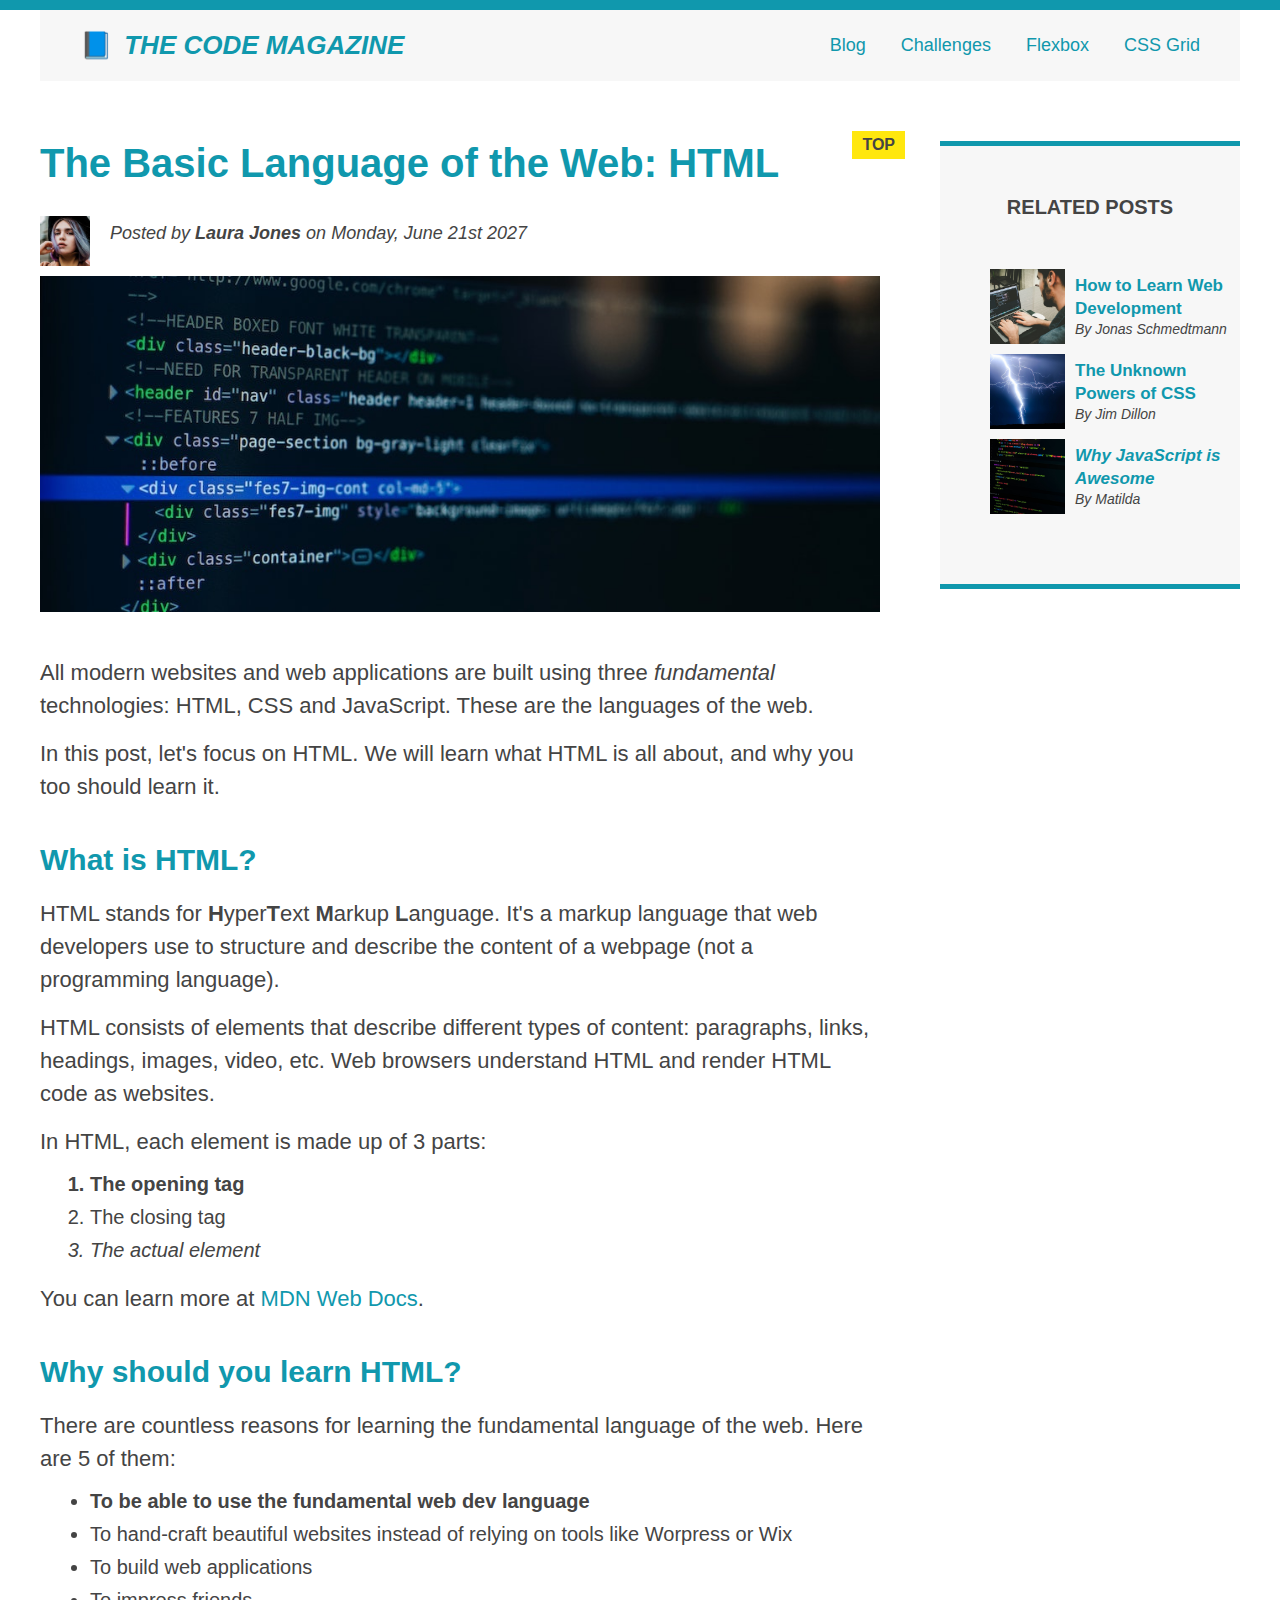
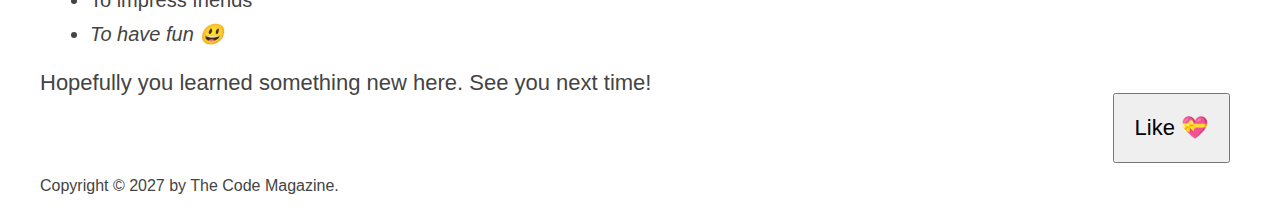
<file: blog/index.html>
<!DOCTYPE html>
<html lang="en">
  <head>
    <meta charset="UTF-8" />
    <title>The Basic Language of the Web: HTML</title>
    <!-- <link href="./style.css" rel="stylesheet" /> Layout using Floats -->
    <link href="./style-flexbox.css" rel="stylesheet" />
  </head>

  <body>

    <div class="container"> 

    <header class="top-header clearfix">
      <h1 class="page-title">📘 The Code Magazine</h1>

      <nav>
        <a href="blog.html">Blog</a>
        <a href="#">Challenges</a>
        <a href="./flexbox.html">Flexbox</a>
        <a href="./css-grid.html">CSS Grid</a>
      </nav>
    </header>

    <!-- <div class="content"> -->
    <article>
      <header class="post-header">
        <h2>The Basic Language of the Web: HTML</h2>

        <div class="post-author">
          <img
          src="img/laura-jones.jpg"
          alt="Headshot of Laura Jones"
          height="50"
          width="50"
          class="author-img"
        />

        <p id="author">Posted by <strong>Laura Jones</strong> on Monday, June 21st 2027</p>

        </div>
       
        <img
          src="img/post-img.jpg"
          alt="HTML code on a screen"
          width="500"
          height="200"
          class="post-img"
        />
      </header>

      <p>
        All modern websites and web applications are built using three
        <em>fundamental</em>
        technologies: HTML, CSS and JavaScript. These are the languages of the
        web.
      </p>

      <p>
        In this post, let's focus on HTML. We will learn what HTML is all about,
        and why you too should learn it.
      </p>

      <h3>What is HTML?</h3>
      <p>
        HTML stands for <strong>H</strong>yper<strong>T</strong>ext
        <strong>M</strong>arkup <strong>L</strong>anguage. It's a markup
        language that web developers use to structure and describe the content
        of a webpage (not a programming language).
      </p>
      <p>
        HTML consists of elements that describe different types of content:
        paragraphs, links, headings, images, video, etc. Web browsers understand
        HTML and render HTML code as websites.
      </p>
      <p>In HTML, each element is made up of 3 parts:</p>

      <ol>
        <li>The opening tag</li>
        <li>The closing tag</li>
        <li>The actual element</li>
      </ol>

      <p>
        You can learn more at
        <a
          href="https://developer.mozilla.org/en-US/docs/Web/HTML"
          target="_blank"
          >MDN Web Docs</a
        >.
      </p>

      <h3>Why should you learn HTML?</h3>

      <p>
        There are countless reasons for learning the fundamental language of the
        web. Here are 5 of them:
      </p>

      <ul>
        <li>To be able to use the fundamental web dev language</li>
        <li>
          To hand-craft beautiful websites instead of relying on tools like
          Worpress or Wix
        </li>
        <li>To build web applications</li>
        <li>To impress friends</li>
        <li>To have fun 😃</li>
      </ul>

      <p>Hopefully you learned something new here. See you next time!</p>
    </article>

    <aside>
      <h4 class="posts-title">Related posts</h4>

      <ul id="author-posts">
        <li class="related-post">
          <img
          src="img/related-1.jpg"
          alt="Person programming"
          width="75"
          height="75"
          class="related-post-img"
          />
          
          <div class="related-content">
          <a href="#" class="related-post-title">How to Learn Web Development</a>
          <p class="related-post-author">By Jonas Schmedtmann</p>
        </div>
        </li>
        <li class="related-post">
          <img src="img/related-2.jpg" alt="Lightning" width="75" height="75" class="related-post-img" />
          <div class="related-content">
          <a href="#" class="related-post-title">The Unknown Powers of CSS</a>
          <p class="related-post-author">By Jim Dillon</p>
        </div>
        </li>
        <li class="related-post">
          <img
          src="img/related-3.jpg"
          alt="JavaScript code on a screen"
          width="75"
          height="75"
          class="related-post-img"
          />
          <div class="related-content">
          <a href="#" class="related-post-title">Why JavaScript is Awesome</a>
          <p class="related-post-author">By Matilda</p>
        </div>
        </li>
      </ul>
    </aside>
    <!-- </div> -->

    <footer>
        <p id="copyright">Copyright &copy; 2027 by The Code Magazine.</p>
    </footer>
    </div>

      <!-- <p>Like 💝 </p> -->
      <button>Like 💝 </button>
  </body>
</html>
</file>
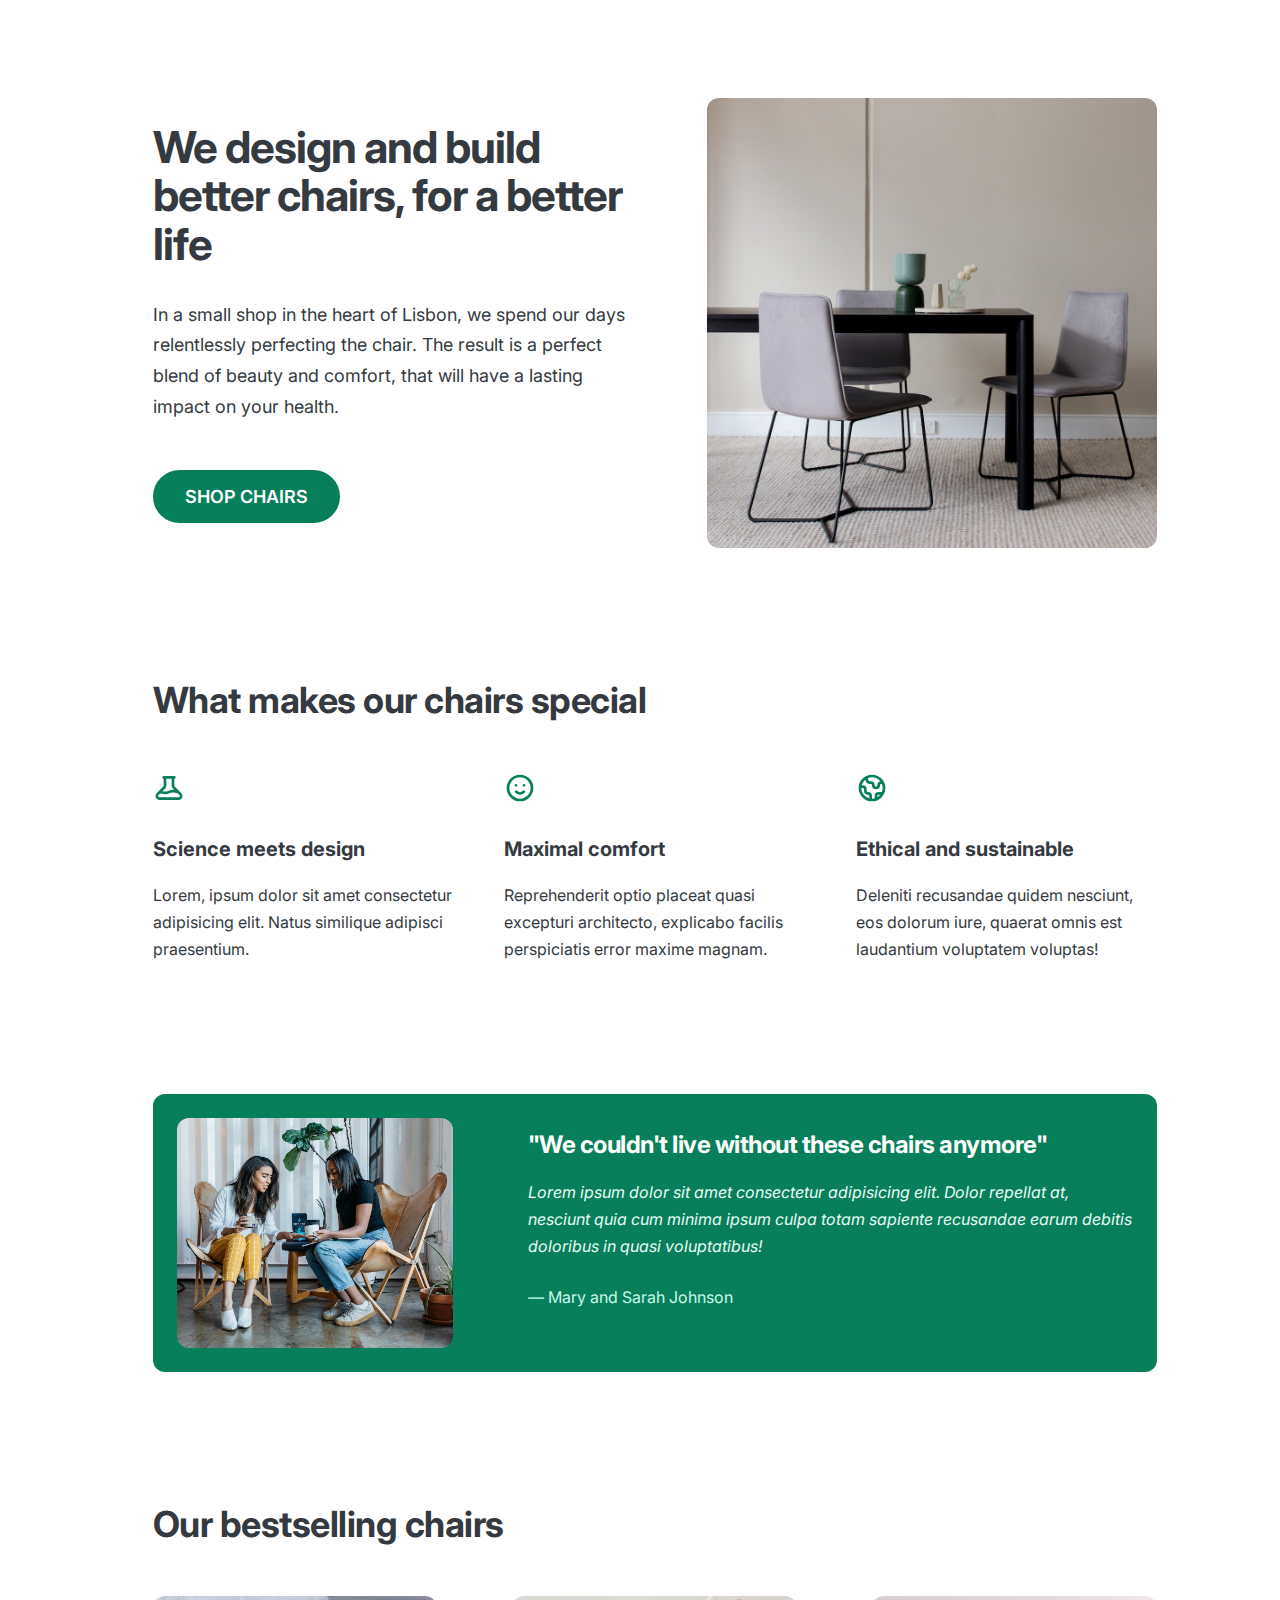
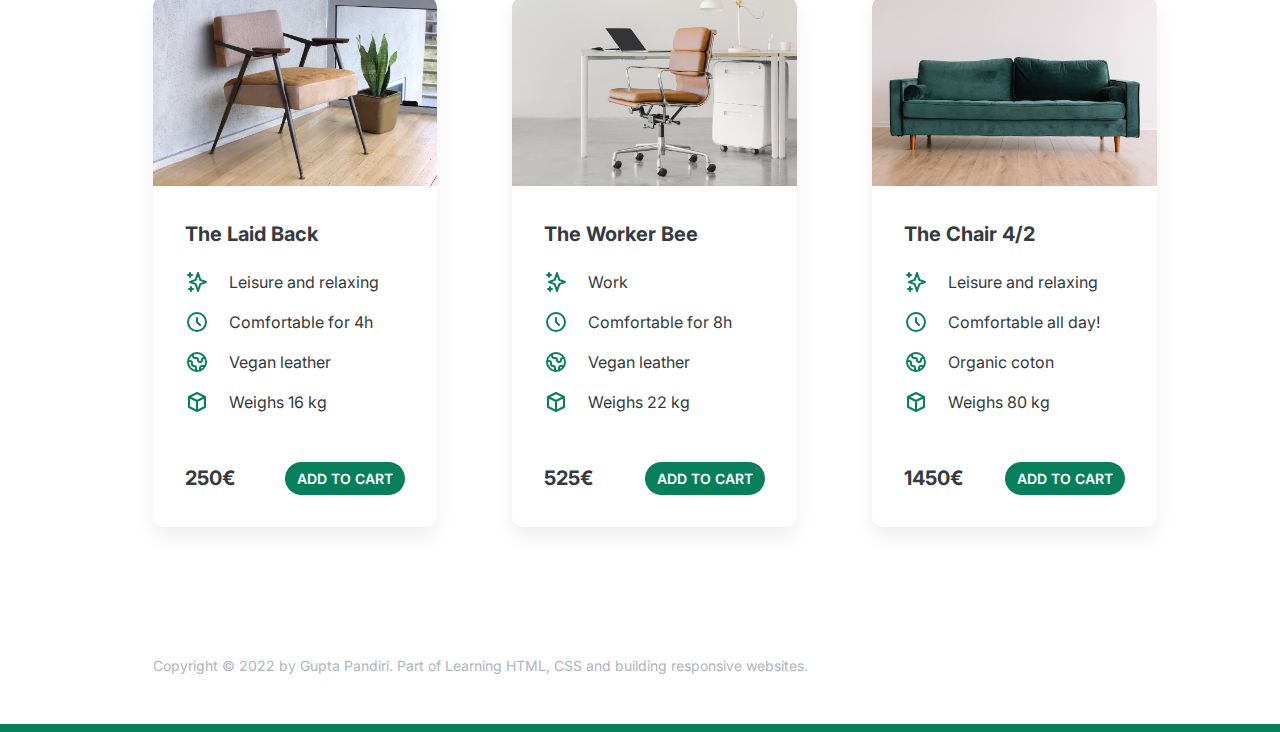
<file: furniture-store/index.html>
<!DOCTYPE html>
<html lang="en">
  <head>
    <meta charset="UTF-8" />
    <meta http-equiv="X-UA-Compatible" content="IE=edge" />
    <meta name="viewport" content="width=device-width, initial-scale=1.0" />
    <title>Lisbon Chair Store</title>
    <link rel="preconnect" href="https://fonts.googleapis.com" />
    <link rel="preconnect" href="https://fonts.gstatic.com" crossorigin />
    <link
      href="https://fonts.googleapis.com/css2?family=Inter:wght@400;600;700&display=swap"
      rel="stylesheet"
    />
    <link rel="stylesheet" href="style.css" />
  </head>
  <body>
    <div class="container">
      <section id="hero-section">
        <div class="hero-content">
          <h2>We design and build better chairs, for a better life</h2>
          <p>
            In a small shop in the heart of Lisbon, we spend our days
            relentlessly perfecting the chair. The result is a perfect blend of
            beauty and comfort, that will have a lasting impact on your health.
          </p>
          <a href="#" class="btn btn--big">Shop Chairs </a>
        </div>
        <img class="hero-image" src="images/hero.jpg" alt="hero-image" />
      </section>
      <section id="features">
        <h3 class="features-title">What makes our chairs special</h3>
        <div class="features-part">
          <div class="feature">
            <svg
              xmlns="http://www.w3.org/2000/svg"
              class="h-6 w-6 feature-icon"
              fill="none"
              viewBox="0 0 24 24"
              stroke="currentColor"
              stroke-width="2"
            >
              <path
                stroke-linecap="round"
                stroke-linejoin="round"
                d="M19.428 15.428a2 2 0 00-1.022-.547l-2.387-.477a6 6 0 00-3.86.517l-.318.158a6 6 0 01-3.86.517L6.05 15.21a2 2 0 00-1.806.547M8 4h8l-1 1v5.172a2 2 0 00.586 1.414l5 5c1.26 1.26.367 3.414-1.415 3.414H4.828c-1.782 0-2.674-2.154-1.414-3.414l5-5A2 2 0 009 10.172V5L8 4z"
              />
            </svg>
            <p class="feature-title">Science meets design</p>
            <p>
              Lorem, ipsum dolor sit amet consectetur adipisicing elit. Natus
              similique adipisci praesentium.
            </p>
          </div>
          <div class="feature">
            <svg
              xmlns="http://www.w3.org/2000/svg"
              class="h-6 w-6 feature-icon"
              fill="none"
              viewBox="0 0 24 24"
              stroke="currentColor"
              stroke-width="2"
            >
              <path
                stroke-linecap="round"
                stroke-linejoin="round"
                d="M14.828 14.828a4 4 0 01-5.656 0M9 10h.01M15 10h.01M21 12a9 9 0 11-18 0 9 9 0 0118 0z"
              />
            </svg>
            <p class="feature-title">Maximal comfort</p>
            <p>
              Reprehenderit optio placeat quasi excepturi architecto, explicabo
              facilis perspiciatis error maxime magnam.
            </p>
          </div>
          <div class="feature">
            <svg
              xmlns="http://www.w3.org/2000/svg"
              class="h-6 w-6 feature-icon"
              fill="none"
              viewBox="0 0 24 24"
              stroke="currentColor"
              stroke-width="2"
            >
              <path
                stroke-linecap="round"
                stroke-linejoin="round"
                d="M3.055 11H5a2 2 0 012 2v1a2 2 0 002 2 2 2 0 012 2v2.945M8 3.935V5.5A2.5 2.5 0 0010.5 8h.5a2 2 0 012 2 2 2 0 104 0 2 2 0 012-2h1.064M15 20.488V18a2 2 0 012-2h3.064M21 12a9 9 0 11-18 0 9 9 0 0118 0z"
              />
            </svg>
            <!-- <svg xmlns="http://www.w3.org/2000/svg" class="h-6 w-6 feature-icon" fill="none" viewBox="0 0 24 24" stroke="currentColor" stroke-width="2">
              <path stroke-linecap="round" stroke-linejoin="round" d="M4.318 6.318a4.5 4.5 0 000 6.364L12 20.364l7.682-7.682a4.5 4.5 0 00-6.364-6.364L12 7.636l-1.318-1.318a4.5 4.5 0 00-6.364 0z" />
            </svg> -->
            <p class="feature-title">Ethical and sustainable</p>
            <p>
              Deleniti recusandae quidem nesciunt, eos dolorum iure, quaerat
              omnis est laudantium voluptatem voluptas!
            </p>
          </div>
        </div>
      </section>
      <section id="testimonials">
        <img src="./images/customers.jpg" alt="customers-testimonials" />
        <div class="testimonial">
          <h3>"We couldn't live without these chairs anymore"</h3>
          <p class="testimonial-desc">
            Lorem ipsum dolor sit amet consectetur adipisicing elit. Dolor
            repellat at, nesciunt quia cum minima ipsum culpa totam sapiente
            recusandae earum debitis doloribus in quasi voluptatibus!
          </p>
          <p class="testimonial-author">&mdash; Mary and Sarah Johnson</p>
        </div>
      </section>
      <section id="products">
        <h3>Our bestselling chairs</h3>
        <div class="products-part">
          <div class="product">
            <img src="./images/chair-1.jpg" alt="chair-1" />
            <div class="product-content">
              <p class="product-title">The Laid Back</p>
              <p>
                <svg
                  xmlns="http://www.w3.org/2000/svg"
                  class="chair-icon"
                  fill="none"
                  viewBox="0 0 24 24"
                  stroke="currentColor"
                  stroke-width="2"
                >
                  <path
                    stroke-linecap="round"
                    stroke-linejoin="round"
                    d="M5 3v4M3 5h4M6 17v4m-2-2h4m5-16l2.286 6.857L21 12l-5.714 2.143L13 21l-2.286-6.857L5 12l5.714-2.143L13 3z"
                  />
                </svg>
                Leisure and relaxing
              </p>
              <p>
                <svg
                  xmlns="http://www.w3.org/2000/svg"
                  class="chair-icon"
                  fill="none"
                  viewBox="0 0 24 24"
                  stroke="currentColor"
                  stroke-width="2"
                >
                  <path
                    stroke-linecap="round"
                    stroke-linejoin="round"
                    d="M12 8v4l3 3m6-3a9 9 0 11-18 0 9 9 0 0118 0z"
                  />
                </svg>
                Comfortable for 4h
              </p>
              <p>
                <svg
                  xmlns="http://www.w3.org/2000/svg"
                  class="chair-icon"
                  fill="none"
                  viewBox="0 0 24 24"
                  stroke="currentColor"
                  stroke-width="2"
                >
                  <path
                    stroke-linecap="round"
                    stroke-linejoin="round"
                    d="M3.055 11H5a2 2 0 012 2v1a2 2 0 002 2 2 2 0 012 2v2.945M8 3.935V5.5A2.5 2.5 0 0010.5 8h.5a2 2 0 012 2 2 2 0 104 0 2 2 0 012-2h1.064M15 20.488V18a2 2 0 012-2h3.064M21 12a9 9 0 11-18 0 9 9 0 0118 0z"
                  />
                </svg>
                Vegan leather
              </p>
              <p>
                <svg
                  xmlns="http://www.w3.org/2000/svg"
                  class="chair-icon"
                  fill="none"
                  viewBox="0 0 24 24"
                  stroke="currentColor"
                  stroke-width="2"
                >
                  <path
                    stroke-linecap="round"
                    stroke-linejoin="round"
                    d="M20 7l-8-4-8 4m16 0l-8 4m8-4v10l-8 4m0-10L4 7m8 4v10M4 7v10l8 4"
                  />
                </svg>
                Weighs 16 kg
              </p>
              <div class="product-price">
                <p>250€</p>
                <a href="#" class="btn btn--small">Add to cart</a>
              </div>
            </div>
          </div>
          <div class="product">
            <img src="./images/chair-2.jpg" alt="chair-1" />
            <div class="product-content">
              <p class="product-title">The Worker Bee</p>
              <p>
                <svg
                  xmlns="http://www.w3.org/2000/svg"
                  class="chair-icon"
                  fill="none"
                  viewBox="0 0 24 24"
                  stroke="currentColor"
                  stroke-width="2"
                >
                  <path
                    stroke-linecap="round"
                    stroke-linejoin="round"
                    d="M5 3v4M3 5h4M6 17v4m-2-2h4m5-16l2.286 6.857L21 12l-5.714 2.143L13 21l-2.286-6.857L5 12l5.714-2.143L13 3z"
                  />
                </svg>

                Work
              </p>
              <p>
                <svg
                  xmlns="http://www.w3.org/2000/svg"
                  class="chair-icon"
                  fill="none"
                  viewBox="0 0 24 24"
                  stroke="currentColor"
                  stroke-width="2"
                >
                  <path
                    stroke-linecap="round"
                    stroke-linejoin="round"
                    d="M12 8v4l3 3m6-3a9 9 0 11-18 0 9 9 0 0118 0z"
                  />
                </svg>

                Comfortable for 8h
              </p>
              <p>
                <svg
                  xmlns="http://www.w3.org/2000/svg"
                  class="chair-icon"
                  fill="none"
                  viewBox="0 0 24 24"
                  stroke="currentColor"
                  stroke-width="2"
                >
                  <path
                    stroke-linecap="round"
                    stroke-linejoin="round"
                    d="M3.055 11H5a2 2 0 012 2v1a2 2 0 002 2 2 2 0 012 2v2.945M8 3.935V5.5A2.5 2.5 0 0010.5 8h.5a2 2 0 012 2 2 2 0 104 0 2 2 0 012-2h1.064M15 20.488V18a2 2 0 012-2h3.064M21 12a9 9 0 11-18 0 9 9 0 0118 0z"
                  />
                </svg>

                Vegan leather
              </p>
              <p>
                <svg
                  xmlns="http://www.w3.org/2000/svg"
                  class="chair-icon"
                  fill="none"
                  viewBox="0 0 24 24"
                  stroke="currentColor"
                  stroke-width="2"
                >
                  <path
                    stroke-linecap="round"
                    stroke-linejoin="round"
                    d="M20 7l-8-4-8 4m16 0l-8 4m8-4v10l-8 4m0-10L4 7m8 4v10M4 7v10l8 4"
                  />
                </svg>

                Weighs 22 kg
              </p>
              <div class="product-price">
                <p>525€</p>
                <a href="#" class="btn btn--small">Add to cart</a>
              </div>
            </div>
          </div>
          <div class="product">
            <img src="./images/chair-3.jpg" alt="chair-1" />
            <div class="product-content">
              <p class="product-title">The Chair 4/2</p>
              <p>
                <svg
                  xmlns="http://www.w3.org/2000/svg"
                  class="chair-icon"
                  fill="none"
                  viewBox="0 0 24 24"
                  stroke="currentColor"
                  stroke-width="2"
                >
                  <path
                    stroke-linecap="round"
                    stroke-linejoin="round"
                    d="M5 3v4M3 5h4M6 17v4m-2-2h4m5-16l2.286 6.857L21 12l-5.714 2.143L13 21l-2.286-6.857L5 12l5.714-2.143L13 3z"
                  />
                </svg>

                Leisure and relaxing
              </p>
              <p>
                <svg
                  xmlns="http://www.w3.org/2000/svg"
                  class="chair-icon"
                  fill="none"
                  viewBox="0 0 24 24"
                  stroke="currentColor"
                  stroke-width="2"
                >
                  <path
                    stroke-linecap="round"
                    stroke-linejoin="round"
                    d="M12 8v4l3 3m6-3a9 9 0 11-18 0 9 9 0 0118 0z"
                  />
                </svg>

                Comfortable all day!
              </p>
              <p>
                <svg
                  xmlns="http://www.w3.org/2000/svg"
                  class="chair-icon"
                  fill="none"
                  viewBox="0 0 24 24"
                  stroke="currentColor"
                  stroke-width="2"
                >
                  <path
                    stroke-linecap="round"
                    stroke-linejoin="round"
                    d="M3.055 11H5a2 2 0 012 2v1a2 2 0 002 2 2 2 0 012 2v2.945M8 3.935V5.5A2.5 2.5 0 0010.5 8h.5a2 2 0 012 2 2 2 0 104 0 2 2 0 012-2h1.064M15 20.488V18a2 2 0 012-2h3.064M21 12a9 9 0 11-18 0 9 9 0 0118 0z"
                  />
                </svg>

                Organic coton
              </p>
              <p>
                <svg
                  xmlns="http://www.w3.org/2000/svg"
                  class="chair-icon"
                  fill="none"
                  viewBox="0 0 24 24"
                  stroke="currentColor"
                  stroke-width="2"
                >
                  <path
                    stroke-linecap="round"
                    stroke-linejoin="round"
                    d="M20 7l-8-4-8 4m16 0l-8 4m8-4v10l-8 4m0-10L4 7m8 4v10M4 7v10l8 4"
                  />
                </svg>

                Weighs 80 kg
              </p>
              <div class="product-price">
                <p>1450€</p>
                <a href="#" class="btn btn--small">Add to cart</a>
              </div>
            </div>
          </div>
        </div>
      </section>
      <p id="copyright">
        Copyright © 2022 by Gupta Pandiri. Part of Learning HTML, CSS and
        building responsive websites.
      </p>
    </div>
  </body>
</html>
</file>
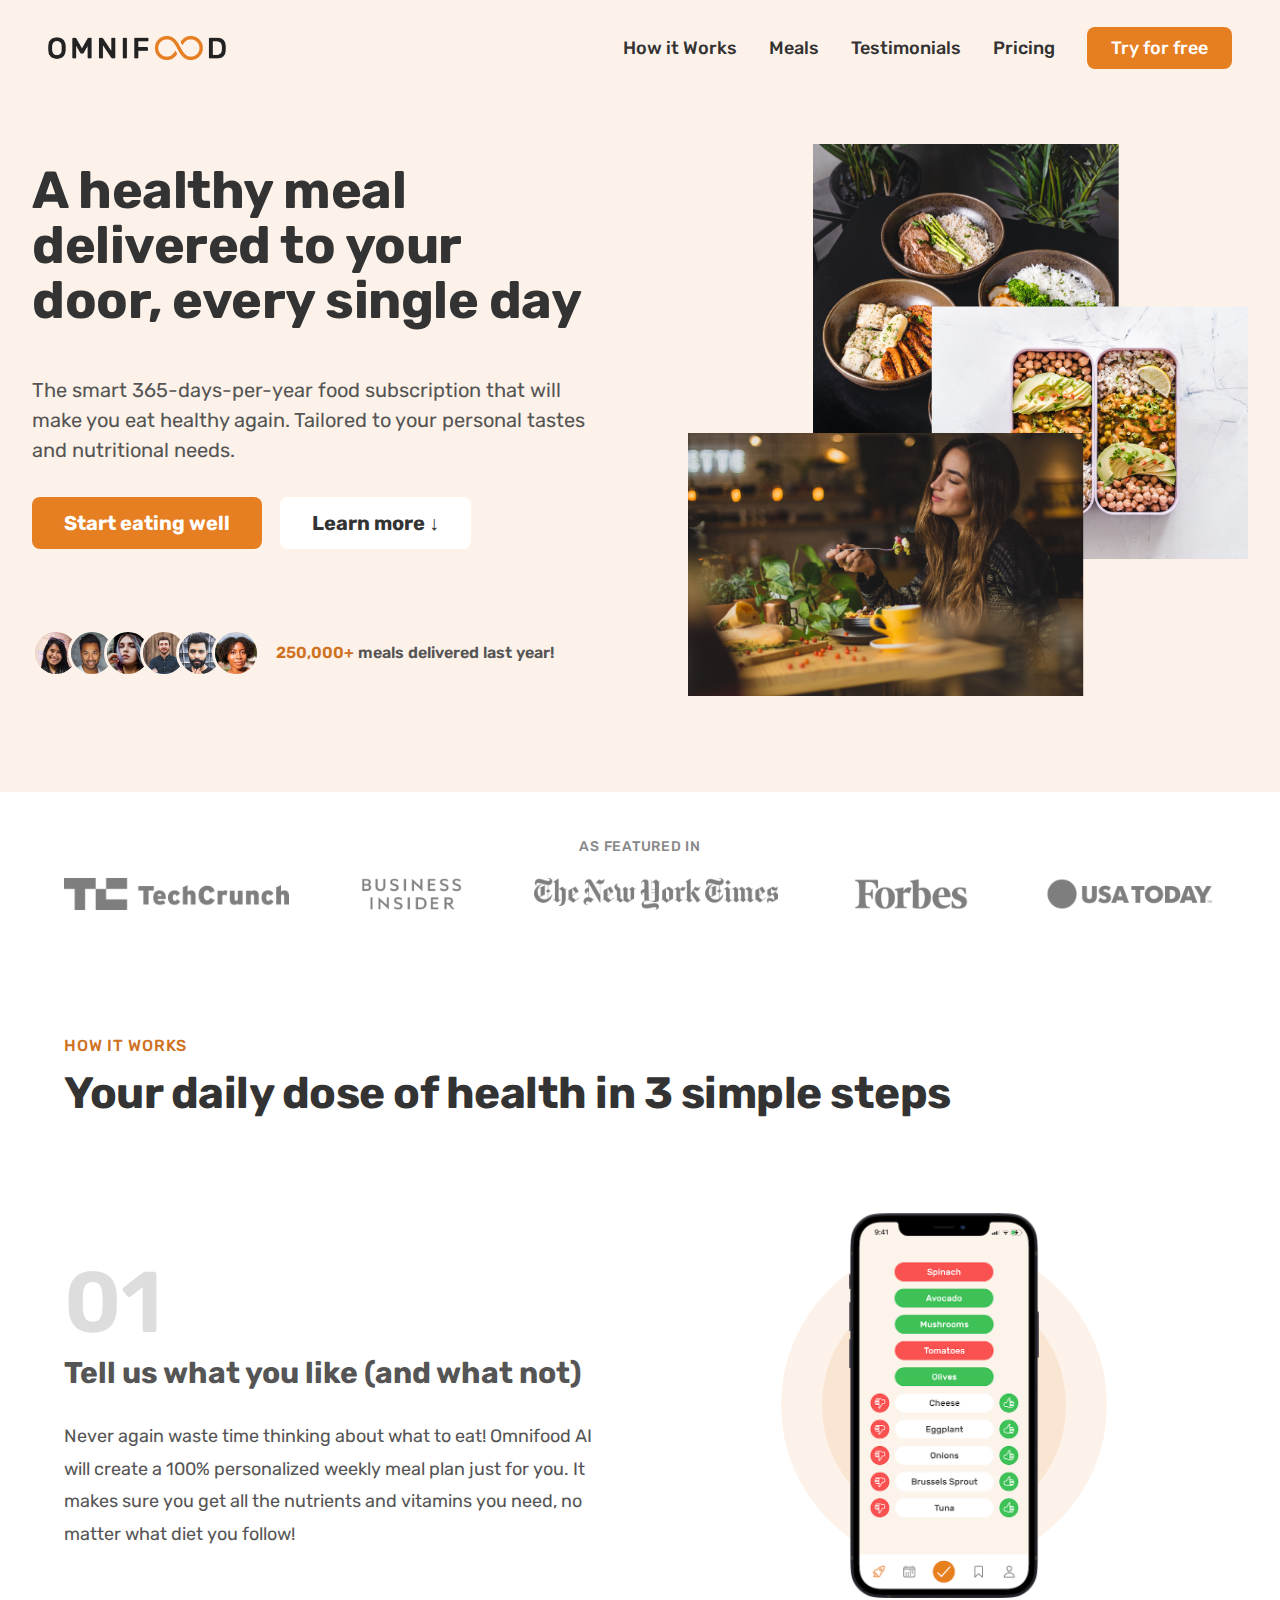
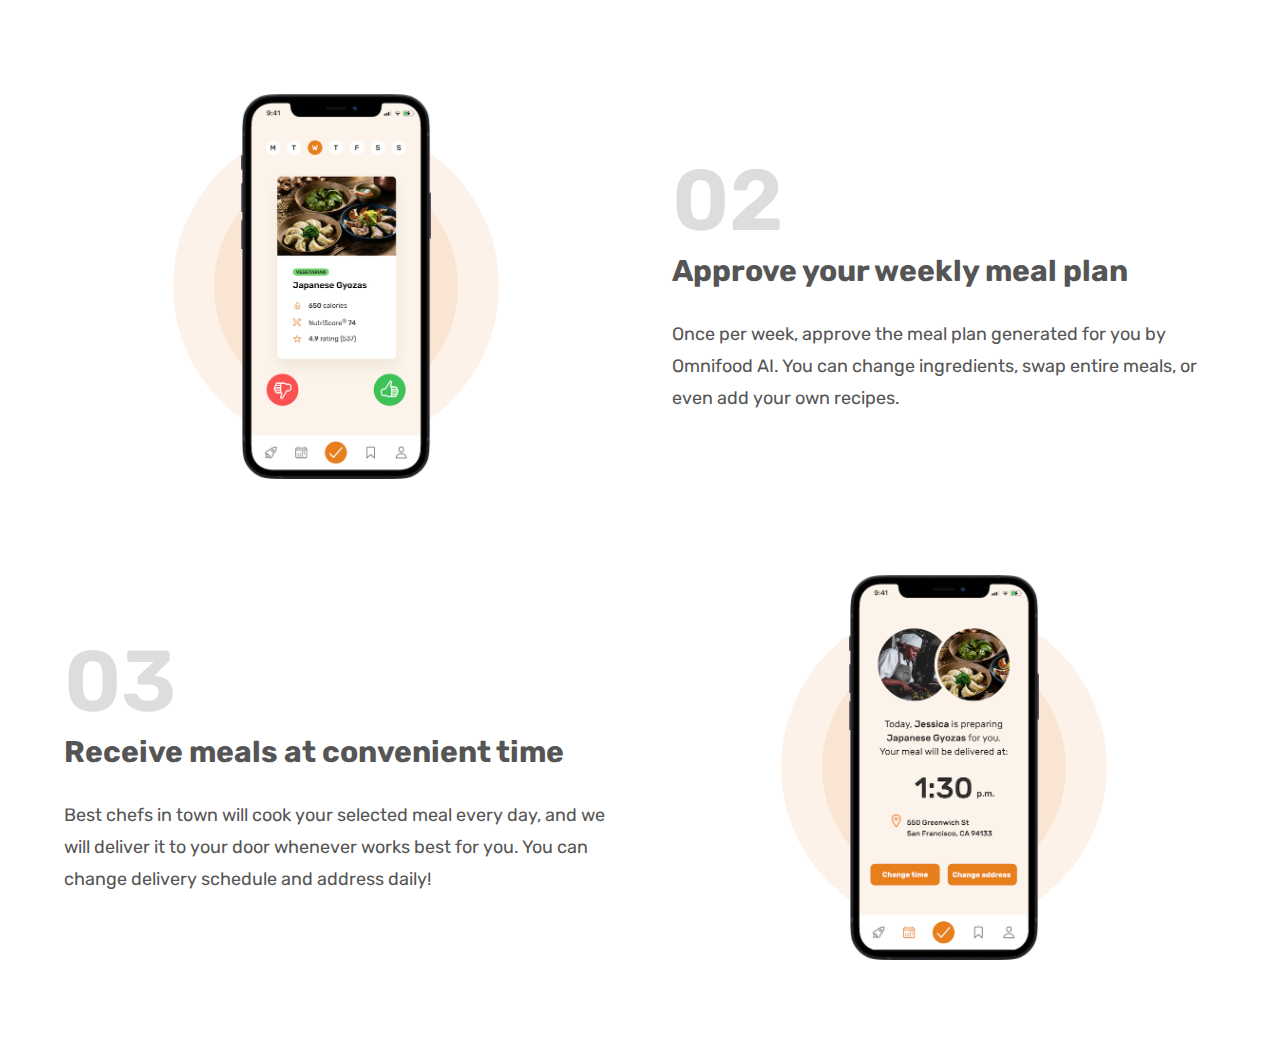
<file: omnifoods/index.html>
<!DOCTYPE html>
<html lang="en">
  <head>
    <meta charset="UTF-8" />
    <meta http-equiv="X-UA-Compatible" content="IE=edge" />
    <meta name="viewport" content="width=device-width, initial-scale=1.0" />
    <link rel="preconnect" href="https://fonts.googleapis.com" />
    <link rel="preconnect" href="https://fonts.gstatic.com" crossorigin />
    <link
      href="https://fonts.googleapis.com/css2?family=Rubik:wght@400;500;600;700&display=swap"
      rel="stylesheet"
    />
    <link rel="stylesheet" href="./style.css" />
    <title>Omnifoods</title>
  </head>
  <body>
    <header class="header">
      <img src="./img/omnifood-logo.png" class="logo" alt="OMNIFOOD LOGO" />
      <nav class="main-nav">
        <ul class="main-nav-list">
          <li><a href="#" class="main-nav-link">How it Works</a></li>
          <li><a href="#" class="main-nav-link">Meals</a></li>
          <li><a href="#" class="main-nav-link">Testimonials</a></li>
          <li><a href="#" class="main-nav-link">Pricing</a></li>
          <li><a href="#" class="main-nav-link nav-cta">Try for free</a></li>
        </ul>
      </nav>
    </header>
    <main>
      <section class="section-hero">
        <div class="hero">
          <div class="hero-text-box">
            <h1 class="heading-primary">
              A healthy meal delivered to your door, every single day
            </h1>
            <p class="hero-description">
              The smart 365-days-per-year food subscription that will make you
              eat healthy again. Tailored to your personal tastes and
              nutritional needs.
            </p>
            <a href="#" class="btn btn--full margin-right-sm"
              >Start eating well</a
            >
            <a href="#" class="btn btn--outline">Learn more &darr;</a>
            <div class="delivered-meals">
              <div class="customers">
                <img src="./img/customers/customer-1.jpg" alt="customer-1" />
                <img src="./img/customers/customer-2.jpg" alt="customer-2" />
                <img src="./img/customers/customer-3.jpg" alt="customer-3" />
                <img src="./img/customers/customer-4.jpg" alt="customer-4" />
                <img src="./img/customers/customer-5.jpg" alt="customer-5" />
                <img src="./img/customers/customer-6.jpg" alt="customer-6" />
              </div>
              <p class="delivered-text">
                <span>250,000+</span> meals delivered last year!
              </p>
            </div>
          </div>
          <img
            class="hero-img"
            src="./img/hero.png"
            alt="A woman eating food at a restaurant and a couple of other dishes"
          />
        </div>
      </section>
      <section class="section-featured-in">
          <div class="featured-in container">
              <h2 class="featured-in-heading">
                  As featured in
              </h2>
              <div class="featured-in-companies">
                <img src="./img/logos/techcrunch.png" alt="TechChrunch Logo" class="featured-in-img">
                 <img src="./img/logos/business-insider.png" alt="BusinessInsider Logo" class="featured-in-img">
                 <img src="./img/logos/the-new-york-times.png" alt="The New York Times Logo" class="featured-in-img">
                 <img src="./img/logos/forbes.png" alt="Forbes Logo" class="featured-in-img">
                 <img src="./img/logos/usa-today.png" alt="USA Today Logo" class="featured-in-img">
              </div>

          </div>
      </section>
      <section class="section-how container">
        <div class="container">
          <span class="subheading">How it Works</span>
          <h2 class="heading-secondary">
            Your daily dose of health in 3 simple steps
          </h2>
        </div>
        <div class="grid grid--2-col container grid--center-v">
          <div class="how-step">
            <p class="step-number">01</p>
            <h3 class="step-title">Tell us what you like (and what not)</h3>
            <p class="step-description">
              Never again waste time thinking about what to eat! Omnifood AI
              will create a 100% personalized weekly meal plan just for you. It
              makes sure you get all the nutrients and vitamins you need, no
              matter what diet you follow!
            </p>
          </div>
          <div class="step-img-box">
            <img
              src="./img/app/app-screen-1.png"
              class="step-img"
              alt="App Screen showing preferences"
            />
          </div>
          <div class="step-img-box">
            <img
              src="./img/app/app-screen-2.png"
              class="step-img"
              alt="App Screen showing menu"
            />
          </div>
          <div class="how-step">
            <p class="step-number">02</p>
            <h3 class="step-title">Approve your weekly meal plan</h3>
            <p class="step-description">
              Once per week, approve the meal plan generated for you by Omnifood
              AI. You can change ingredients, swap entire meals, or even add
              your own recipes.
            </p>
          </div>
          <div class="how-step">
            <p class="step-number">03</p>
            <h3 class="step-title">Receive meals at convenient time</h3>
            <p class="step-description">
              Best chefs in town will cook your selected meal every day, and we
              will deliver it to your door whenever works best for you. You can
              change delivery schedule and address daily!
            </p>
          </div>
          <div class="step-img-box">
            <img
              src="./img/app/app-screen-3.png"
              class="step-img"
              alt="App Screen showing delivery time"
            />
          </div>
        </div>
      </section>
    </main>
  </body>
</html>
</file>
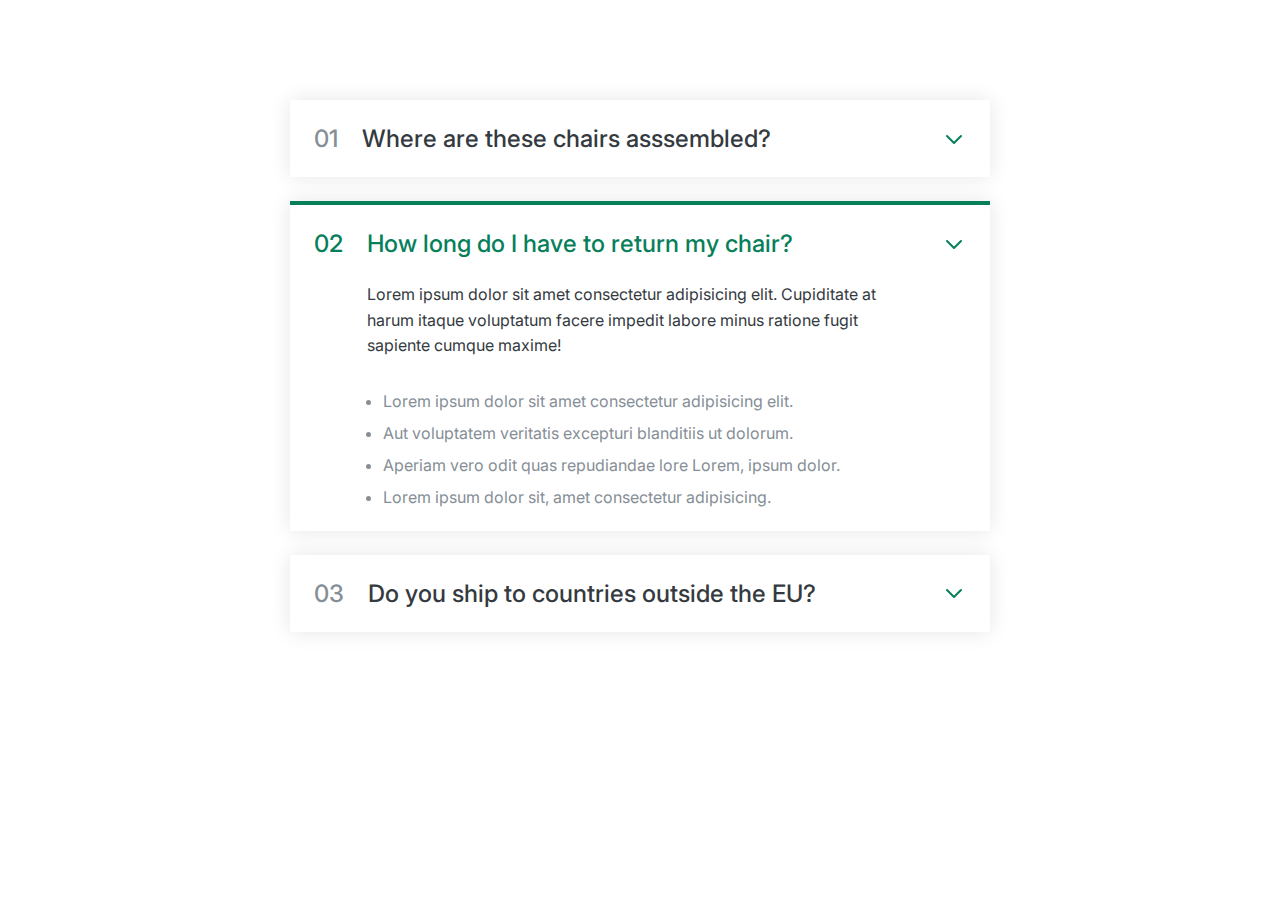
<file: components/accordian/index.html>
<!DOCTYPE html>
<html lang="en">
  <head>
    <meta charset="UTF-8" />
    <meta http-equiv="X-UA-Compatible" content="IE=edge" />
    <meta name="viewport" content="width=device-width, initial-scale=1.0" />
    <link rel="preconnect" href="https://fonts.googleapis.com" />
    <link rel="preconnect" href="https://fonts.gstatic.com" crossorigin />
    <link
      href="https://fonts.googleapis.com/css2?family=Inter:wght@400;500;700&display=swap"
      rel="stylesheet"
    />
    <link rel="stylesheet" href="style.css" />
    <title>Accordian</title>
  </head>
  <body>
    <div class="accordian">
      <div class="item">
        <p class="number">01</p>
        <p class="question">Where are these chairs asssembled?</p>
        <svg
          xmlns="http://www.w3.org/2000/svg"
          class="icon"
          fill="none"
          viewBox="0 0 24 24"
          stroke="currentColor"
          stroke-width="2"
        >
          <path
            stroke-linecap="round"
            stroke-linejoin="round"
            d="M19 9l-7 7-7-7"
          />
        </svg>
      </div>
      <div class="item open">
        <p class="number">02</p>
        <p class="question">How long do I have to return my chair?</p>
        <svg
          xmlns="http://www.w3.org/2000/svg"
          class="icon"
          fill="none"
          viewBox="0 0 24 24"
          stroke="currentColor"
          stroke-width="2"
        >
          <path
            stroke-linecap="round"
            stroke-linejoin="round"
            d="M19 9l-7 7-7-7"
          />
        </svg>
        <div class="question-content">
          <p>
            Lorem ipsum dolor sit amet consectetur adipisicing elit. Cupiditate
            at harum itaque voluptatum facere impedit labore minus ratione fugit
            sapiente cumque maxime!
          </p>

          <ul>
            <li>Lorem ipsum dolor sit amet consectetur adipisicing elit.</li>
            <li>Aut voluptatem veritatis excepturi blanditiis ut dolorum.</li>
            <li>Aperiam vero odit quas repudiandae lore Lorem, ipsum dolor.</li>
            <li>Lorem ipsum dolor sit, amet consectetur adipisicing.</li>
          </ul>
        </div>
      </div>

      <div class="item">
        <p class="number">03</p>
        <p class="question">Do you ship to countries outside the EU?</p>
        <svg
          xmlns="http://www.w3.org/2000/svg"
          class="icon"
          fill="none"
          viewBox="0 0 24 24"
          stroke="currentColor"
          stroke-width="2"
        >
          <path
            stroke-linecap="round"
            stroke-linejoin="round"
            d="M19 9l-7 7-7-7"
          />
        </svg>
      </div>
    </div>
  </body>
</html>
</file>
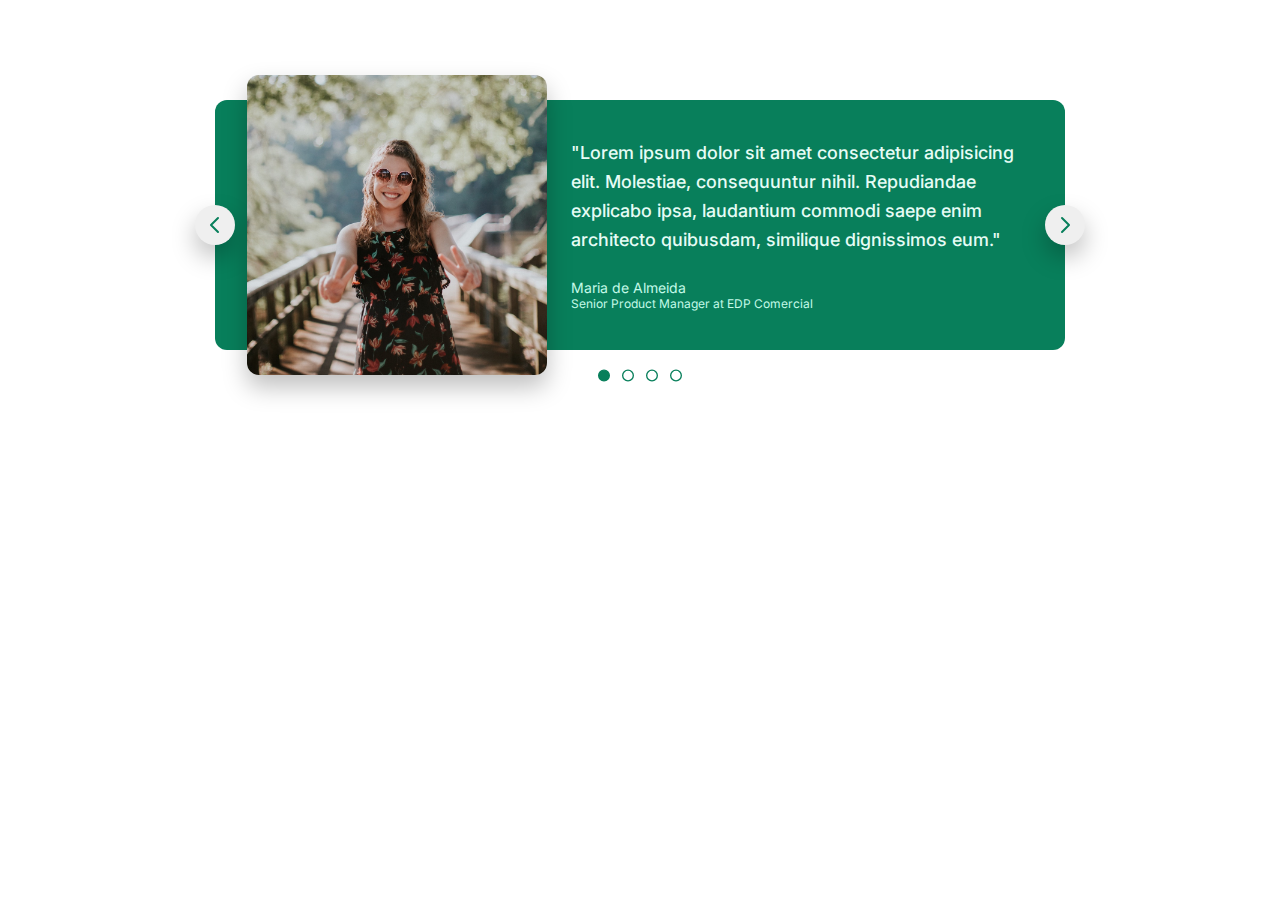
<file: components/carousel/index.html>
<!DOCTYPE html>
<html lang="en">
<head>
    <meta charset="UTF-8">
    <meta http-equiv="X-UA-Compatible" content="IE=edge">
    <meta name="viewport" content="width=device-width, initial-scale=1.0">
    <link rel="preconnect" href="https://fonts.googleapis.com" />
    <link rel="preconnect" href="https://fonts.gstatic.com" crossorigin />
    <link
      href="https://fonts.googleapis.com/css2?family=Inter:wght@400;500;700&display=swap"
      rel="stylesheet"
    />
    <link rel="stylesheet" href="style.css" />
    <title>Carousel</title>
</head>
<body>
    <div class="carousel">
        <img src="maria.jpg" alt="">
        <div class="content">
            <p class="quote">"Lorem ipsum dolor sit amet consectetur adipisicing elit. Molestiae, consequuntur nihil. Repudiandae explicabo ipsa, laudantium commodi saepe enim architecto quibusdam, similique dignissimos eum."</p>
            <div class="profile-info">
                <p class="name">Maria de Almeida</p>
                <p class="position">Senior Product Manager at EDP Comercial</p>
            </div>
        </div>
        <button class="btn btn--left">
            <svg xmlns="http://www.w3.org/2000/svg" class="btn-icon" fill="none" viewBox="0 0 24 24" stroke="currentColor" stroke-width="2">
                <path stroke-linecap="round" stroke-linejoin="round" d="M15 19l-7-7 7-7" />
              </svg>
        </button>
        <button class="btn btn--right">
            <svg xmlns="http://www.w3.org/2000/svg" class="btn-icon" fill="none" viewBox="0 0 24 24" stroke="currentColor" stroke-width="2">
                <path stroke-linecap="round" stroke-linejoin="round" d="M9 5l7 7-7 7" />
              </svg>
        </button>
        <div class="dot-group">
            <button class="point">
                <svg class="dot-icon dot-active"  width="18px" height="18px" viewBox="0 0 18 18" xmlns="http://www.w3.org/2000/svg">
                    <circle cx="9" cy="9" r="4" fill-rule="evenodd"/>
                  </svg>
            </button>
            <button class="point">
                <svg class="dot-icon"  width="18px" height="18px" viewBox="0 0 18 18" xmlns="http://www.w3.org/2000/svg">
                    <circle cx="9" cy="9" r="4" fill-rule="evenodd"/>
                  </svg>
            </button>
            <button class="point">
                <svg class="dot-icon"  width="18px" height="18px" viewBox="0 0 18 18" xmlns="http://www.w3.org/2000/svg">
                    <circle cx="9" cy="9" r="4" fill-rule="evenodd"/>
                  </svg>
            </button>
            <button class="point">
                <svg class="dot-icon"  width="18px" height="18px" viewBox="0 0 18 18" xmlns="http://www.w3.org/2000/svg">
                    <circle cx="9" cy="9" r="4" fill-rule="evenodd"/>
                  </svg>
            </button>
        </div>
    </div>
</body>
</html>
</file>
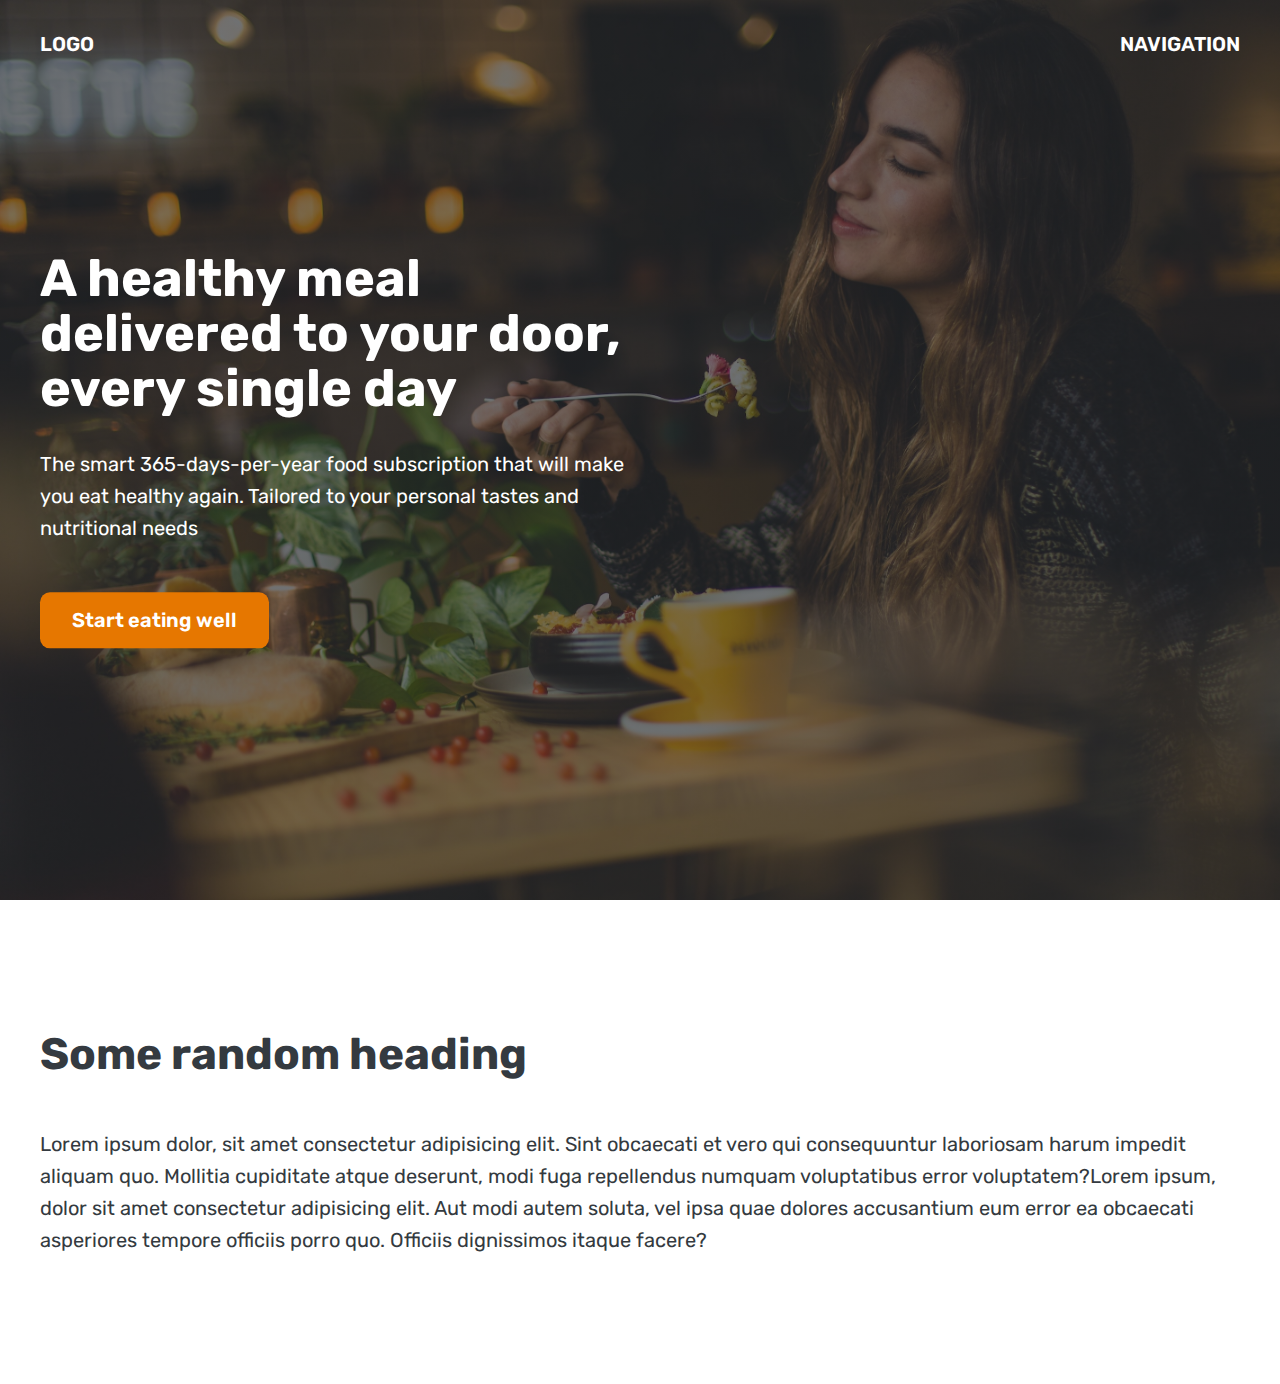
<file: components/hero-section/index.html>
<!DOCTYPE html>
<html lang="en">
<head>
    <meta charset="UTF-8">
    <meta http-equiv="X-UA-Compatible" content="IE=edge">
    <meta name="viewport" content="width=device-width, initial-scale=1.0">
    <link rel="preconnect" href="https://fonts.googleapis.com" />
    <link rel="preconnect" href="https://fonts.gstatic.com" crossorigin />
    <link
      href="https://fonts.googleapis.com/css2?family=Rubik:wght@400;600;700&display=swap"
      rel="stylesheet"
    />
    <link rel="stylesheet" href="style.css" />
    <title>Hero Section</title>
</head>
<body>
<header>
    <nav class="container nav">

            <p class="nav-item">LOGO</p>
            <p class="nav-item">NAVIGATION</p>

    </nav>

    <div class="content container">
        <div class="content-inner">
            <h1>A healthy meal delivered to your door, every single day</h1>
            <p>The smart 365-days-per-year food subscription that will make you eat healthy again. Tailored to your personal tastes and nutritional needs</p>
            <button class="btn">
                Start eating well
            </button>
        </div>
    </div>

</header>

<section class="info-section container">
    <h2>Some random heading</h2>
    <p>Lorem ipsum dolor, sit amet consectetur adipisicing elit. Sint obcaecati et vero qui consequuntur laboriosam harum impedit aliquam quo. Mollitia cupiditate atque deserunt, modi fuga repellendus numquam voluptatibus error voluptatem?Lorem ipsum, dolor sit amet consectetur adipisicing elit. Aut modi autem soluta, vel ipsa quae dolores accusantium eum error ea obcaecati asperiores tempore officiis porro quo. Officiis dignissimos itaque facere?</p>
</section>

</body>
</html>
</file>
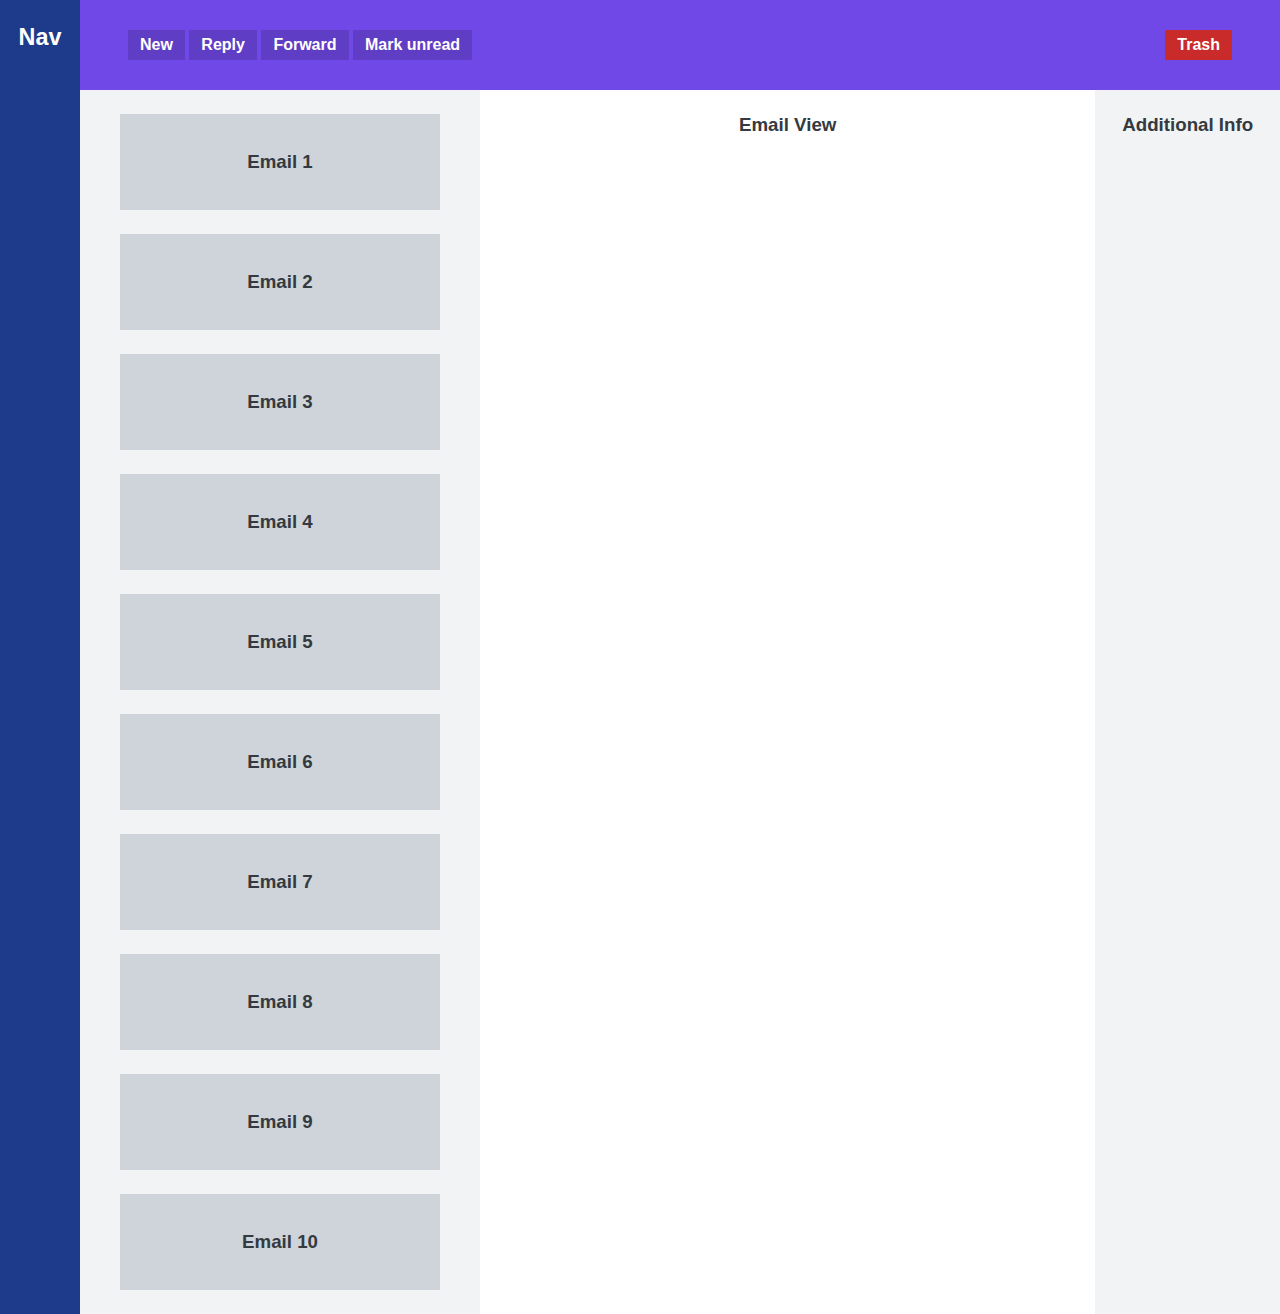
<file: components/layout-component/index.html>
<!DOCTYPE html>
<html lang="en">
<head>
    <meta charset="UTF-8">
    <meta http-equiv="X-UA-Compatible" content="IE=edge">
    <meta name="viewport" content="width=device-width, initial-scale=1.0">
    <link rel="preconnect" href="https://fonts.googleapis.com" />
    <link rel="preconnect" href="https://fonts.gstatic.com" crossorigin />
    <link
      href="https://fonts.googleapis.com/css2?family=Rubik:wght@400;600;700&display=swap"
      rel="stylesheet"
    />
    <link rel="stylesheet" href="style.css" />
    <title>Layout</title>
</head>
<body>
<div class="layout">
    <nav>
        <h3>Nav</h3>
    </nav>
    <div class="top-nav">
        <div class="left-btns">
            <button class="btn">
                New
            </button>
            <button class="btn">
                Reply
            </button>
            <button class="btn">
                Forward
            </button>
            <button class="btn">
                Mark unread
            </button>
        </div>
        <button class="btn btn--right">
            Trash
        </button>
    </div>
    <div class="email-body">
        <div class="emails">
            <!-- .emails>.email${Email $}*10 -->
            <!-- (.email>p{Email $})*10 -->
            <div class="email">
                <h3>Email 1</h3>
            </div>
            <div class="email">
                <h3>Email 2</h3>
            </div>
            <div class="email">
                <h3>Email 3</h3>
            </div>
            <div class="email">
                <h3>Email 4</h3>
            </div>
            <div class="email">
                <h3>Email 5</h3>
            </div>
            <div class="email">
                <h3>Email 6</h3>
            </div>
            <div class="email">
                <h3>Email 7</h3>
            </div>
            <div class="email">
                <h3>Email 8</h3>
            </div>
            <div class="email">
                <h3>Email 9</h3>
            </div>
            <div class="email">
                <h3>Email 10</h3>
            </div>
        </div>
        <div class="email-view">
            <h3>Email View</h3>
        </div>
        <div class="additional-info">
            <h3>Additional Info</h3>
        </div>
    </div>

</div>
    
</body>
</html>
</file>
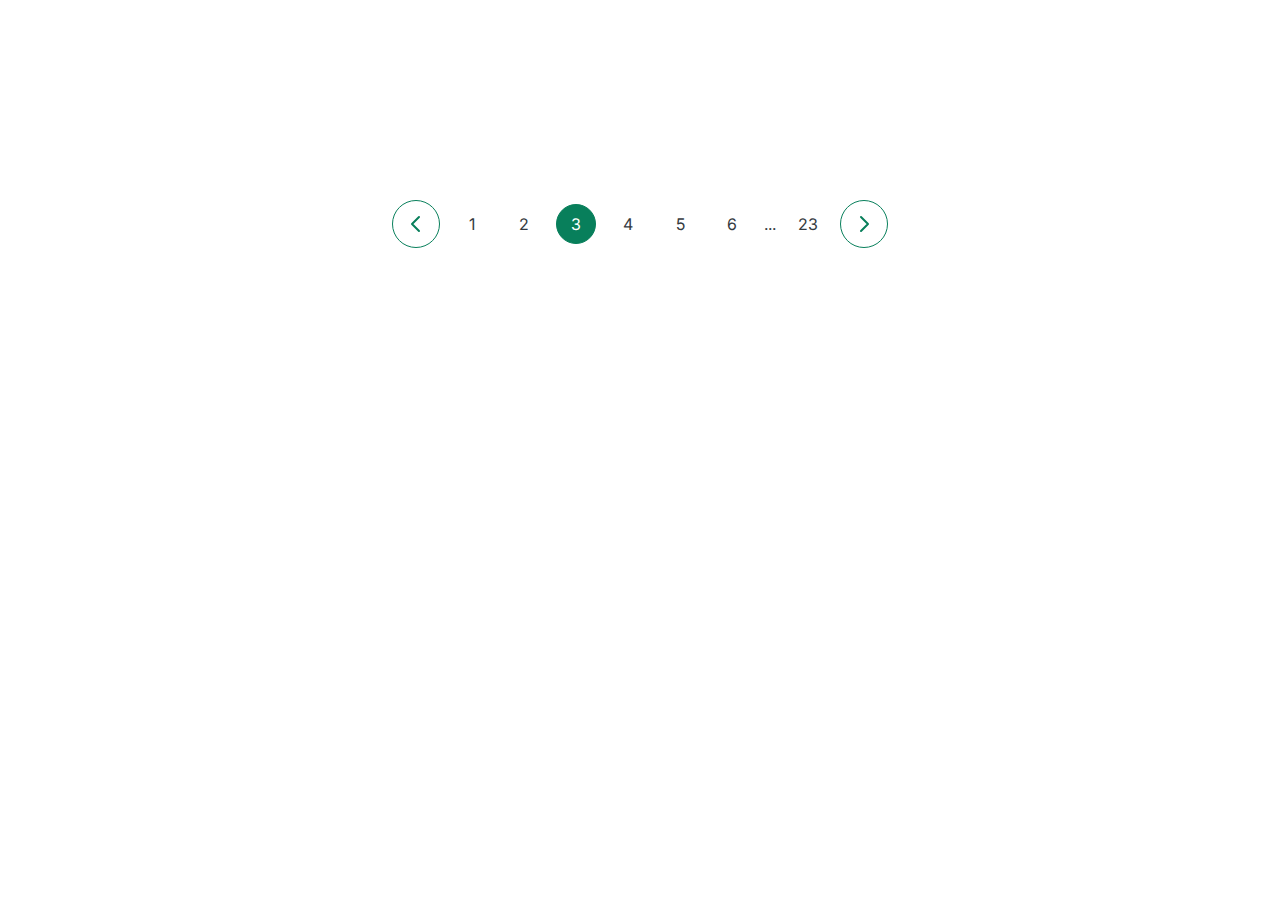
<file: components/pagination/index.html>
<!DOCTYPE html>
<html lang="en">
<head>
    <meta charset="UTF-8">
    <meta http-equiv="X-UA-Compatible" content="IE=edge">
    <meta name="viewport" content="width=device-width, initial-scale=1.0">
    <link rel="preconnect" href="https://fonts.googleapis.com" />
    <link rel="preconnect" href="https://fonts.gstatic.com" crossorigin />
    <link
      href="https://fonts.googleapis.com/css2?family=Inter:wght@400;500;700&display=swap"
      rel="stylesheet"
    />
    <link rel="stylesheet" href="style.css" />
    <title>Pagination</title>
</head>
<body>
    <div class="pagination">
        <button class="btn">
            <svg xmlns="http://www.w3.org/2000/svg" class="icon" fill="none" viewBox="0 0 24 24" stroke="currentColor" stroke-width="2">
                <path stroke-linecap="round" stroke-linejoin="round" d="M15 19l-7-7 7-7" />
            </svg>
        </button>

        <!-- <button class="page"><p>1</p></button>
        <button class="page"><p>2</p></button>
         <button class="page active"><p>3</p></button>
         <button class="page"><p>4</p></button>
         <button class="page"><p>5</p></button>
         <button class="page"><p>6</p></button>
         <button class="elipsis"><p>...</p></button>
         <button class="page"><p>23</p></button> -->

        <a href="" class="page-link active">1</a>
        <a href="" class="page-link">2</a>
        <a href="" class="page-link selected">3</a>
        <a href="" class="page-link">4</a>
        <a href="" class="page-link">5</a>
        <a href="" class="page-link">6</a>
        <span class="dots">...</span>
        <a href="" class="page-link">23</a>
        <button class="btn">
            <svg xmlns="http://www.w3.org/2000/svg" class="icon" fill="none" viewBox="0 0 24 24" stroke="currentColor" stroke-width="2">
                <path stroke-linecap="round" stroke-linejoin="round" d="M9 5l7 7-7 7" />
            </svg>
        </button>
    </div>
</body>
</html>
</file>
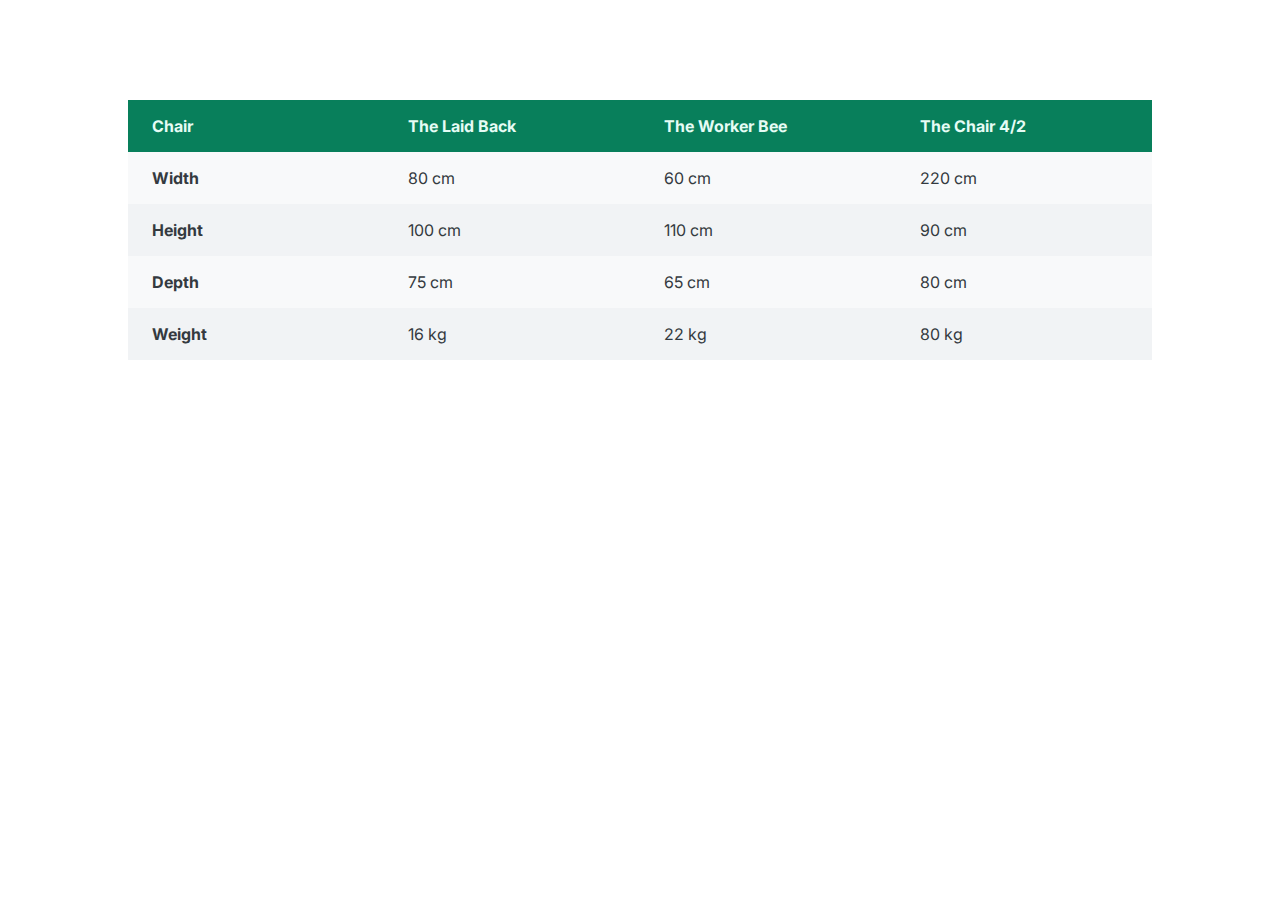
<file: components/table/index.html>
<!DOCTYPE html>
<html lang="en">
  <head>
    <meta charset="UTF-8" />
    <meta http-equiv="X-UA-Compatible" content="IE=edge" />
    <meta name="viewport" content="width=device-width, initial-scale=1.0" />
    <link rel="preconnect" href="https://fonts.googleapis.com" />
    <link rel="preconnect" href="https://fonts.gstatic.com" crossorigin />
    <link
      href="https://fonts.googleapis.com/css2?family=Inter:wght@400;500;700&display=swap"
      rel="stylesheet"
    />
    <link rel="stylesheet" href="style.css" />
    <title>Table</title>
  </head>
  <body>
    <table>
      <thead>
        <tr>
          <th>Chair</th>
          <th>The Laid Back</th>
          <th>The Worker Bee</th>
          <th>The Chair 4/2</th>
        </tr>
      </thead>
      <tbody>
        <tr>
          <th scope="row">Width</th>
          <td>80 cm</td>
          <td>60 cm</td>
          <td>220 cm</td>
        </tr>
        <tr>
          <th scope="row">Height</th>
          <td>100 cm</td>
          <td>110 cm</td>
          <td>90 cm</td>
        </tr>
        <tr>
          <th scope="row">Depth</th>
          <td>75 cm</td>
          <td>65 cm</td>
          <td>80 cm</td>
        </tr>
        <tr>
          <th scope="row">Weight</th>
          <td>16 kg</td>
          <td>22 kg</td>
          <td>80 kg</td>
        </tr>
      </tbody>
    </table>
  </body>
</html>
</file>
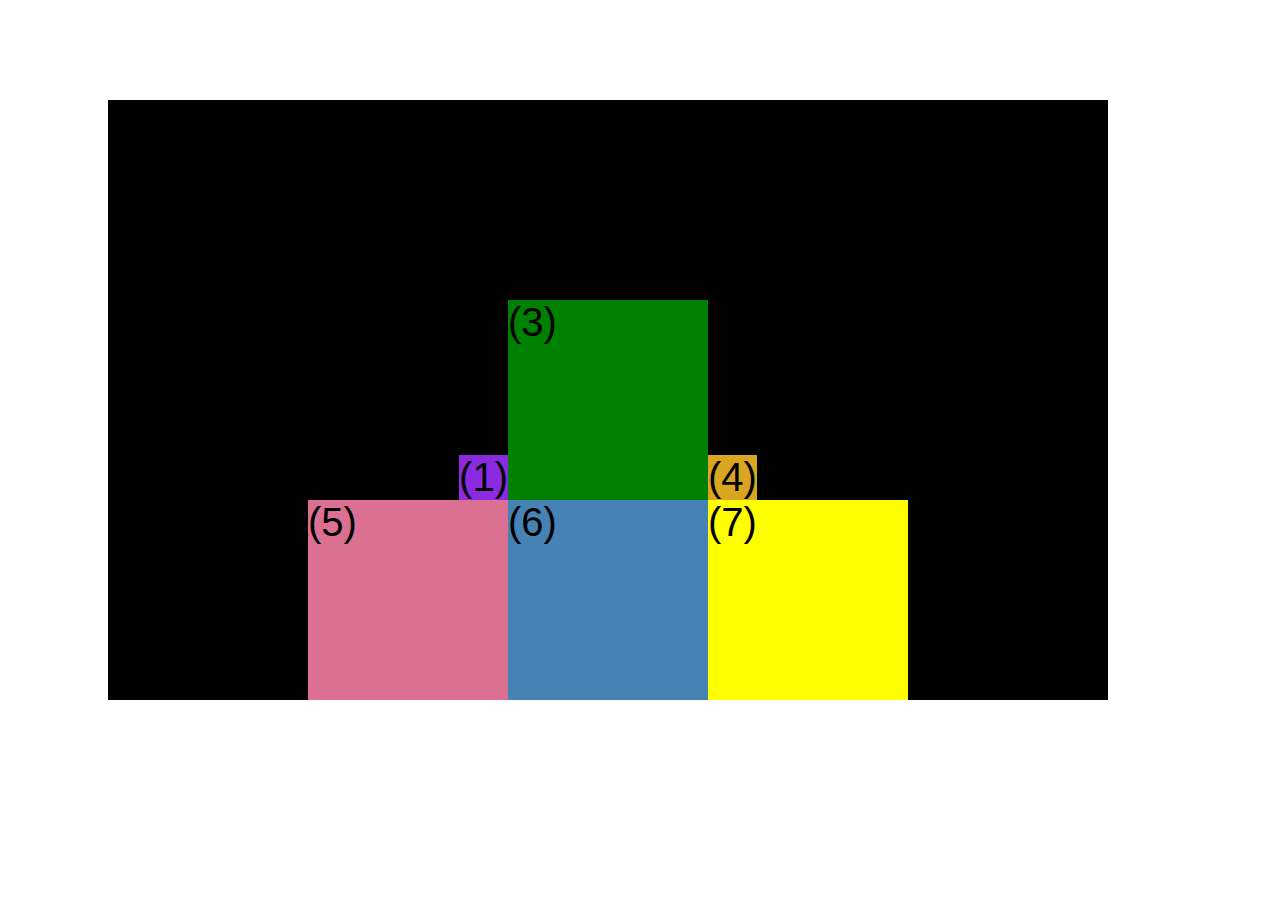
<file: blog/css-grid.html>
<!DOCTYPE html>
<html lang="en">
  <head>
    <meta charset="UTF-8" />
    <meta http-equiv="X-UA-Compatible" content="IE=edge" />
    <meta name="viewport" content="width=device-width, initial-scale=1.0" />
    <title>CSS Grid</title>
    <style>
      .el--1 {
        background-color: blueviolet;
      }
      .el--2 {
        background-color: orangered;

      }
      .el--3 {
        background-color: green;
      }
      .el--4 {
        background-color: goldenrod;
      }
      .el--5 {
        background-color: palevioletred;
      }
      .el--6 {
        background-color: steelblue;
      }
      .el--7 {
        background-color: yellow;
      }
      .el--8 {
        background-color: crimson;
      }

      /* .el--8{
        grid-column: 2/3;
        grid-row: 1/3;
        height: 300px;
      }

      .el--2{
        grid-column: 1/2;
        grid-row: 2/3;
      }

      .el--3{
        grid-row: 1/3;
      }

      .el--6{
        grid-column: 1/5;
      }

      .el--7{
        grid-column: 1/5;
      } */

      .container--1 {
        /* STARTER */
        font-family: sans-serif;
        background-color: #ddd;
        font-size: 40px;
        margin: 40px;

        /* CSS GRID */

        display: grid;
        grid-template-columns: auto auto auto auto;
        grid-template-rows: repeat(4, 1fr); 
        gap: 30px 10px;
        display: none;
      }

      .container--2 {
        /* STARTER */
        font-family: sans-serif;

        background-color: black;
        font-size: 40px;
        margin: 100px;

        width: 1000px;
        height: 600px;

        /* CSS GRID */
        display: grid;
        grid-template-columns: 200px 200px 200px;
        grid-template-rows: 200px 200px;
        justify-content: center;
        align-content: end;
        justify-items: stretch;
        align-items: stretch;
      }

      .el--1{
        justify-self: end;
        align-self: end;
      }

      .el--4{
        justify-self: start;
        align-self: end;
      }
    </style>
  </head>
  <body>
    <div class="container--1">
      <div class="el el--1">(1) HTML</div>
      <div class="el el--2">(2) and</div>
      <div class="el el--3">(3) CSS</div>
      <div class="el el--4">(4) are</div>
      <div class="el el--5">(5) amazing</div>
      <div class="el el--6">(6) languages</div>
      <div class="el el--7">(7) to</div>
      <div class="el el--8">(8) learn</div>
    </div>

    <div class="container--2">
      <div class="el el--1">(1)</div>
      <div class="el el--3">(3)</div>
      <div class="el el--4">(4)</div>
      <div class="el el--5">(5)</div>
      <div class="el el--6">(6)</div>
      <div class="el el--7">(7)</div>
    </div>
  </body>
</html>
</file>
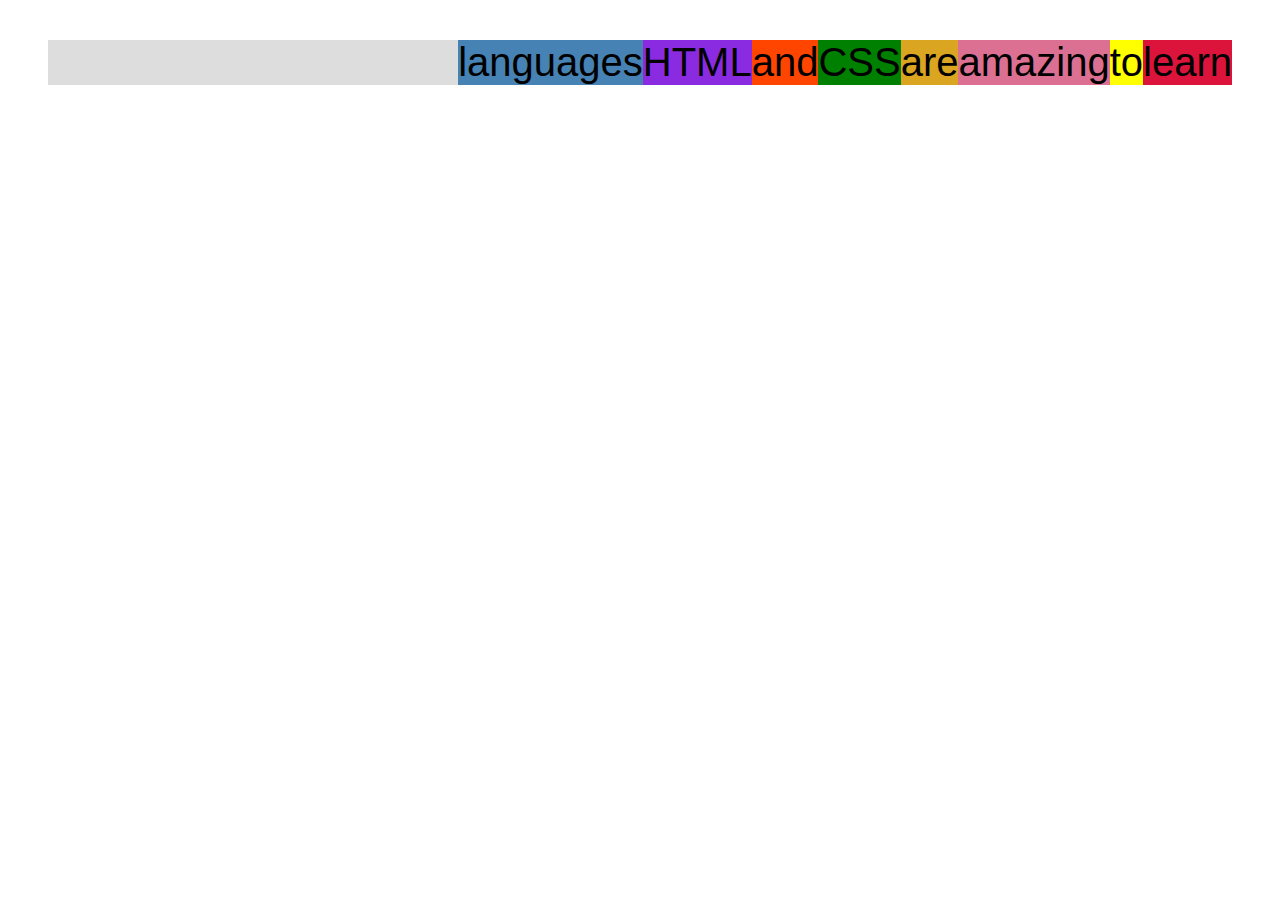
<file: blog/flexbox.html>
<!DOCTYPE html>
<html lang="en">
  <head>
    <meta charset="UTF-8" />
    <meta http-equiv="X-UA-Compatible" content="IE=edge" />
    <meta name="viewport" content="width=device-width, initial-scale=1.0" />
    <title>Flexbox</title>
    <style>
      .el--1 {
        background-color: blueviolet;
      }
      .el--2 {
        background-color: orangered;
      }
      .el--3 {
        background-color: green;

      }
      .el--4 {
        background-color: goldenrod;
      }
      .el--5 {
        background-color: palevioletred;
      }
      .el--6 {
        background-color: steelblue;
      }
      .el--7 {
        background-color: yellow;
      }
      .el--8 {
        background-color: crimson;
      }

      .container {
        /* STARTER */
        font-family: sans-serif;
        background-color: #ddd;
        font-size: 40px;
        margin: 40px;

        /* FLEXBOX */
        display: flex;
        flex-direction: row;
        gap: 10px 0px;
        /* align-items: flex-end; */
        justify-content: flex-end;

      }

      .el--6{
        order: -1;
        gap: 0 10px;
      }
    </style>
  </head>
  <body>
    <div class="container">
      <div class="el el--1">HTML</div>
      <div class="el el--2">and</div>
      <div class="el el--3">CSS</div>
      <div class="el el--4">are</div>
      <div class="el el--5">amazing</div>
      <div class="el el--6">languages</div>
      <div class="el el--7">to</div>
      <div class="el el--8">learn</div>
    </div>
  </body>
</html>
</file>
<file: blog/style.css>
*{
    margin: 0;
    padding: 0;
    box-sizing: border-box;
}

h1, h2, h3, h4, h5, h6, p, li{
    color: #444;
}

body{
    border-top: 10px solid #0E99AC;
    font-family: sans-serif;
    margin: 0px;
    position: relative;
}

.container{
    width: 1200px;
    margin: 0 auto;
}

.top-header{
    background-color: #f7f7f7;
    margin: 0px;
    padding: 20px 40px;
    margin-bottom: 60px;
    clear: unset;
}

nav a {
    margin-right: 15px;
    margin-top: 10px;
    display: inline-block;
}

nav a:hover{
    color: red;
    text-decoration: underline;
    font-weight: bold;
}

article{
    margin-bottom: 60px;
}

article{
    width: 60%;
    float: left;
}

article header p{
    font-style: italic;
}

.post-header{
    margin-bottom: 30px;
}

h2::after{
    content: "TOP";
    background-color: #ffe70e;
    font-style: normal;
    font-weight: bold;
    position: absolute;
    padding: 5px 10px;
    top: -10px;
    right: -25px;
    font-size: 16px;
    color: #000;
}

.post-img{
    width: 100%;
    height: auto;
}

.author{
    margin: 5px 0px 0px 10px;
    font-size: 18px;
}

h1{
    font-style: italic;
    color: #0E99AC;
    text-transform: uppercase;
}

h1::first-letter{
    font-style: normal;
}

a {
    text-decoration: none;
    color: #0E99AC;
}

h2{
    font-size: 40px;
    margin-bottom: 30px;
    position: relative;
    color: #0E99AC;
}

h3{
    font-size: 30px;
    margin: 20px 0;
    color: #0E99AC;
}

p{
    font-size: 22px;
    line-height: 1.5;
    margin-bottom: 15px;
}

ul, ol{
    margin: 0px 0px 20px 50px;
}

li{
    font-size: 20px;
    margin-bottom: 10px;
}

li:first-child{
    font-weight: bold;
}

li p {
    font-weight: bold;
}

li:last-child{
    font-style: italic;
    margin-bottom: 0px;
}x


footer p{
    font-size: 16px;
}

h4{
    font-size: 20px;
}

aside h4{
    text-align: center;
    text-transform: uppercase;
}


aside{
    background-color: #f7f7f7;
    border-top: 5px solid #0E99AC;
    border-bottom: 5px solid #0E99AC;
    padding: 50px 0;
    width: 500px;
}

#author-posts{
    list-style:none;
    margin: 0;
}

button{
    position: absolute;
    font-size: 20px;
    padding: 10px;
    border-radius: 5px;
    bottom: 50px;
    right: 50px;
}

.page-title{
    float: left;
}

nav{
    float: right;
}

.author-img, .author{
    float: left;
    margin-bottom: 10px;
}

.clearfix::after{
    content: '';
    clear: both;
    display: block;
}

aside{
    width: 30%;
    float: right;
    padding: 40px;
}

.posts-title{
    margin-bottom: 40px;
}

footer{
    clear: both;
}

#author-posts li{
    float: left;
}

.related-post-img{
    float: left;
}

.related-content{
    float: left;
    width: 190px;
    margin-left: 10px;
}

.related-post-title{

    font-size: 18px;
}

.related-post-author{

    font-size: 15px;
    font-weight: normal;
}
</file>
<file: blog/style-flexbox.css>
* {
    /* border-top: 10px solid #1098ad; */
    margin: 0;
    padding: 0;
  }
  
  /* PAGE SECTIONS */
  body {
    color: #444;
    font-family: sans-serif;
  
    border-top: 10px solid #1098ad;
    position: relative;
  }
  
  .container {
    width: 1200px;
    /* margin-left: auto;
    margin-right: auto; */
    margin: 0 auto;
  }
  
  .top-header {
    background-color: #f7f7f7;
    /* padding: 20px;
    padding-left: 40px;
    padding-right: 40px; */
    padding: 20px 40px;
    /* margin-bottom: 60px; */
    /* height: 80px; */
  }
  
  nav {
    font-size: 18px;
    /* text-align: center; */
  }
  
  /* article {
    margin-bottom: 60px;
  } */
  
  .post-header {
    margin-bottom: 40px;
    /* position: relative; */
  }
  
  aside {
    background-color: #f7f7f7;
    border-top: 5px solid #1098ad;
    border-bottom: 5px solid #1098ad;
    /* padding-top: 50px;
    padding-bottom: 50px; */
    padding: 50px 0;
  }
  
  /* SMALLER ELEMENTS */
  h1,
  h2,
  h3 {
    color: #1098ad;
  }
  
  h1 {
    font-size: 26px;
    text-transform: uppercase;
    font-style: italic;
  }
  
  h2 {
    font-size: 40px;
    margin-bottom: 30px;
  }
  
  h3 {
    font-size: 30px;
    margin-bottom: 20px;
    margin-top: 40px;
  }
  
  h4 {
    font-size: 20px;
    text-transform: uppercase;
    text-align: center;
  }
  
  p {
    font-size: 22px;
    line-height: 1.5;
    margin-bottom: 15px;
  }
  
  ul,
  ol {
    margin-left: 50px;
    margin-bottom: 20px;
  }
  
  li {
    font-size: 20px;
    margin-bottom: 10px;
    /* display: inline; */
  }
  
  li:last-child {
    margin-bottom: 0;
  }
  
  /* footer p {
    font-size: 16px;
  } */
  
  /* article header p {
    font-style: italic;
  } */
  
  #author {
    font-style: italic;
    font-size: 18px;
  }
  
  #copyright {
    font-size: 16px;
  }
  
  /* .related-post-author {
    font-size: 18px;
    font-weight: bold;
  } */

    .related-post-author {
    font-size: 15px;
  }
  
  /* ul {
    list-style: none;
  } */
  
  #author-posts {
    list-style: none;
  }
  
  body {
    /* background-color: orangered; */
  }
  
  /* .first-li {
    font-weight: bold;
  } */
  
  li:first-child {
    font-weight: bold;
  }
  
  li:last-child {
    font-style: italic;
  }
  
  li:nth-child(even) {
    /* color: red; */
  }
  
  /* Misconception: this won't work! */
  article p:first-child {
    color: red;
  }
  
  /* Styling links */
  a:link {
    color: #1098ad;
    text-decoration: none;
  }
  
  a:visited {
    /* color: #777; */
    color: #1098ad;
  }
  
  a:hover {
    color: orangered;
    font-weight: bold;
    text-decoration: underline orangered;
  }
  
  a:active {
    background-color: black;
    font-style: italic;
  }
  /* LVHA */
  
  .post-img {
    width: 100%;
    height: auto;
  }
  
  nav a:link {
    /* background-color: orangered;
    margin: 20px;
    padding: 20px;
  
    display: block; */
  
    margin-right: 30px;
    display: inline-block;
  }
  
  nav a:link:last-child {
    margin-right: 0;
  }
  
  button {
    font-size: 22px;
    padding: 20px;
    cursor: pointer;
  
    position: absolute;
    /* top: 50px;
    left: 50px; */
    bottom: 50px;
    right: 50px;
  }
  
  h1::first-letter {
    font-style: normal;
    margin-right: 5px;
  }
  
  h3 + p::first-line {
    /* color: red; */
  }
  
  h2 {
    /* background-color: orange; */
    position: relative;
  }
  
  h2::before {
    content: "TOP";
    background-color: #ffe70e;
    color: #444;
    font-size: 16px;
    font-weight: bold;
    display: inline-block;
    padding: 5px 10px;
    position: absolute;
    top: -10px;
    right: -25px;
  }

  .related-post-title{
    font-weight: bold;
    font-size: 17px;
}

 .related-post-author{
     margin-bottom: 0;
     font-size: 14px;
     font-weight: normal;
     font-style: italic;
     
 }
  
  /* Resolving conflicts */
  /* #copyright {
    color: red;
  }
  
  .copyright {
    color: blue;
  }
  
  .text {
    color: yellow;
  }
  
  footer p {
    color: green !important;
  } */
  
  /* nav a:link,
  nav p {
    font-size: 18px;
  } */
  

  /*---- FLEXBOX ----*/
  .top-header{
    display: flex;
    justify-content: space-between;
    align-items: center;
  }
  
  .post-author{
    display: flex;
    gap: 0px 20px;
    align-items: center;
    margin-bottom: 10px;
  }
  /* 

  .content{
      display: flex;
      align-items: flex-start;
      gap: 0 50px;
  }
  
  */
  aside{
      display: flex;
      flex-direction: column;
      gap: 50px;
  }

  .related-post{
      display: flex;
      gap: 0px 10px;
      align-items: center;
      
    } 
    
     /*---- CSS GRID ----*/

  .container{
    display: grid;
    grid-template-columns: 1fr 300px;
    align-items: start;
    column-gap: 60px;
    row-gap: 60px;
    /* grid-template-rows: 150px 500px; */
  }

  .top-header{
    grid-column: 1/-1;
  }

  .aside{
    align-self: start;
    justify-self: start;
  }

  .footer{
    grid-column: 1/-1;
  }
</file>
<file: furniture-store/style.css>
/*
SPACING SYSTEM (px)
2 / 4 / 8 / 12 / 16 / 24 / 32 / 48 / 64 / 80 / 96 / 128

FONT SIZE SYSTEM (px)
10 / 12 / 14 / 16 / 18 / 20 / 24 / 30 / 36 / 44 / 52 / 62 / 74 / 86 / 98
*/

/*
COLORS
GREEN: #087f5b
LIGHT GREEN: #12b886
GREY: #343a40
*/


*{
    margin: 0;
    padding: 0;
    box-sizing: border-box;
}

body{
    font-family: 'Inter', sans-serif;
    color: #343a40;
    border-bottom: 8px solid #087f5b;
}

.container{
    width: 975px;
    margin: 50px auto;
    display: grid;
    row-gap: 50px;
}

section{
    margin-bottom: 80px;
}

#hero-section{
    display: flex;
    justify-content: space-between;
    align-items: center;
    gap: 75px;
    margin-top: 48px;
}

.hero-image{
    height: 450px;
}

h1,h2,h3,h4,h5,h6{
    margin-bottom: 10px;
}

h2{
    font-size: 44px;
    margin-bottom: 32px;
    line-height: 1.1;
    letter-spacing: -1px;
}

.hero-content p {
    margin-bottom: 48px;
    font-size: 18px;
    line-height: 1.7;
}

.btn:link, .btn:visited{
    color: white;
    font-weight: 600;
    display: inline-block;
    text-decoration: none;
    text-transform: uppercase;
    background-color: #087f5b;
    border-radius: 100px;

}

img{
    border-radius: 12px;
}

.btn:hover, .btn:active{
    background-color: #099268;
}

.btn--big{
    font-size: 18px;
    padding: 16px 32px;
}

.btn--small{
    font-size: 14px;
    padding: 8px 12px;
}
/*  FEATURES SECTION */

h3{
    font-size: 36px;
    margin-bottom: 20px;
    letter-spacing: -0.5px;
}

.features-title{
    margin-bottom: 50px;
}

.features-part{
    display: grid;
    grid-template-columns: repeat(3, 1fr);
    gap: 50px;
}

.feature-title{
    font-size: 20px;
    font-weight: bold;
    margin-bottom: 16px;
}

.feature p{
    line-height: 1.7;
}

.feature-icon{
    height: 32px;
    width: 32px;
    stroke: #087f5b;
    margin-bottom: 24px;
}

#testimonials{
    display: flex;
    justify-content: space-between;
    align-items: center;
    gap: 75px;
    background-color: #087f5b;
    padding: 24px;
    border-radius: 12px;
    color: white;
}

#testimonials h3{
    font-size: 24px;

}

#testimonials p{
    line-height: 1.7;
    margin-bottom: 24px;
}

#testimonials img{
    height: 230px;
}


#testimonials .testimonial-desc{
    font-style: italic;
    color: #e6fcf5;
}

.testimonial-author{
    color: #c3fae8;
}

#products h3{
    margin-bottom: 50px;
}

.products-part{
    display: grid;
    grid-template-columns: repeat(3, 1fr);
    gap: 75px;
}

.product img{
    height: 190px;
}

.product{
   align-content: center;
   box-shadow: 0px 10px 20px 0px rgba(0, 0, 0, 0.07);
   border-radius: 12px;
}

.product img{
    border-radius: 12px 12px 0px 0px;
}

.product .product-title, .product-price p{
    font-weight: bold;
}

.chair-icon{
    width: 24px;
    height: 24px;
    stroke: #087f5b;
}

.product-content{
    padding: 32px;
}

.product-content p{
    display: flex;
    align-items: center;
    margin-bottom: 16px;
    gap: 20px;
}

.product-content .product-title{
    font-size: 20px;
    margin-bottom: 24px;
}

.product-price{
    display: flex;
    justify-content: space-between;
    align-items: center;
    font-size: 20px;
    margin-top: 48px;
}

.product-price p{
    margin-bottom: 0px;
}

#copyright{
    font-size: 14px;
    color: #adb5bd;
}

/* MEDIA QUERIES */

@media (max-width: 550px){
 
    .container{
        display: block;
        width: 80%;
        justify-content: center;
    }


    #hero-section img{
        height: 330px;
    }

    .products-part{
        grid-template-columns: repeat(auto-fit, 17.8rem);
        justify-content: center;
    }
    
    .product-price{
        flex-direction: column;
        justify-content: center;
        gap: 30px;
    }

    #hero-section{
        flex-direction: column;
        justify-content: flex-start;
        align-items: flex-start;
    }

    #testimonials{
        flex-direction: column;
    }

    #testimonials img{
        height: 330px;
    }

    .features-part{
        grid-template-columns: repeat(auto-fit, 20rem);
    }
}
</file>
<file: omnifoods/style.css>
/*
SPACING SYSTEM (px)
2 / 4 / 8 / 12 / 16 / 24 / 32 / 48 / 64 / 80 / 96 / 128

FONT SIZE SYSTEM (px)
10 / 12 / 14 / 16 / 18 / 20 / 24 / 30 / 36 / 44 / 52 / 62 / 74 / 86 / 98
*/

/* Brand color: #e67e22 

Font-Weight: 400 Regular,
             500 Medium,
             600 Semi Bold,
             700 Bold

Colors:  #e67e22 
Tints: #fdf2e9
Shades: #cf711f
Greys: #333, #555

*/

*{
    padding: 0;
    margin: 0;
    box-sizing: border-box;
}


html{
    font-size: 62.5%;
}

body{
    font-family: Rubik, sans-serif;
    line-height: 1;
    font-weight: 400;
    color: #555;
}

.logo{
    height: 2.4rem;
}

.header{
    display: flex;
    justify-content: space-between;
    align-items: center;
    padding: 0 4.8rem;
    height: 9.6rem;
    background-color: #fdf2e9;
}

.header .main-nav .main-nav-list{
    display: flex;
    list-style: none;
    align-items: center;
    gap: 3.2rem;
    font-weight: 500;
    font-size: 1.8rem;
}

.main-nav-link:link, .main-nav-link:visited{
    display: inline-block;
    text-decoration: none;
    font-size: 1.8rem;
    color: #333;
    transition: all 0.3s;
}

.main-nav-link:hover, .main-nav-link:active{
    color: #cf711f;
}

.main-nav-link.nav-cta:link, .main-nav-link.nav-cta:visited{
    background-color: #e67e22;
    color: #fff;
    padding: 1.2rem 2.4rem;
    border-radius: 8px;
}

.main-nav-link.nav-cta:hover{
    background-color: #cf711f;
}

.section-hero{
    background-color: #fdf2e9;
    padding: 4.8rem 0 9.6rem 0;
}

.hero{
    max-width: 1300px;
    display: grid;
    margin: 0 auto;
    grid-template-columns: 1fr 1fr;
    align-items: center;
    gap: 9.6rem;
    padding: 0px 3.2rem;
}

.hero-img{
    width: 100%;
}

.heading-primary{
    font-size: 5.2rem;
    font-weight: 700;
    line-height: 1.05;
    color: #333;
    letter-spacing: -0.5px;
    margin-bottom: 4.8rem;
}

.hero-description{
    font-size: 2rem;
    line-height: 1.5;
    margin-bottom: 3.2rem;
}

.btn:link, .btn:visited{
    display: inline-block;
    text-decoration: none;
    font-size: 2rem;
    padding: 1.6rem 3.2rem;
    border-radius: 8px;
    font-weight: 700;
    transition: all 0.3s;
}

.btn--full:link, .btn--full:visited{
    background-color: #e67e22;
    color: white;
}

.btn--full:hover, .btn--full:active{
    background-color: #cf711f;
}

.btn--outline{
    background-color: #fff;
    color: #333;
}

.btn--outline:hover, .btn--outline:active{
    background-color: #fdf2e9;
    box-shadow: inset 0px 0 0px 3px #fff;
}

.margin-right-sm{
    margin-right: 1.6rem !important;
}

.delivered-meals{
    display: flex;
    align-items: center;
    gap: 1.6rem;
    margin-top: 8rem;
}

.customers{
    display: flex;
    align-items: center;
}

.delivered-meals .customers img{
    display: inline-block;
    height: 4.8rem;
    width: 4.8rem;
    border-radius: 50%;
    margin-right: -1.2rem;
    border: 3px solid #fdf2e9;
}

.delivered-meals .customers img:last-child{
    margin: 0;
}

.delivered-text{
    font-size: 1.6rem;
    font-weight: 600;
}

.delivered-meals span{
    color: #cf711f;
}

.container{
    max-width: 120rem;
    padding: 0 2.4rem;
    margin: 0 auto;
}

.grid{
    display: grid;
    row-gap: 9.6rem;
    column-gap: 6.4rem;
}

.grid--center-v{
    align-items: center;
}

.grid--2-col{
    grid-template-columns: repeat(2, 1fr);
}

.section-how{
    padding: 9.6rem 0;
}

.subheading{
    display: inline-block;
    font-size: 1.6rem;
    font-weight: 500;
    color: #cf711f;
    margin-bottom: 1.6rem;
    letter-spacing: 0.75px;
    text-transform: uppercase;
}

.heading-secondary{
    font-size: 4.4rem;
    font-weight: 700;
    line-height: 1.05;
    color: #333;
    letter-spacing: -0.5px;
    margin-bottom: 9.6rem;
}

.step-number{
    font-size: 8.6rem;
    font-weight: 600;
    color: #ddd;
    margin-bottom: 1.2rem;
}

.step-title{
    font-size: 3rem;
    margin-bottom: 3.2rem;
}

.step-img-box{
    display: flex;
    align-items: center;
    justify-content: center;
    position: relative;
    z-index: 1;
}

.step-img{
    width: 35%;
}

.step-description{
    font-size: 1.8rem;
    line-height: 1.8;
}

.step-img-box::before, .step-img-box::after{
    content: "";
    display: block;
    border-radius: 50%;
    position: absolute;
;
}

.step-img-box::before{
    width: 45%;
    padding-bottom: 45%;
    background-color: #fae5d3;
    z-index: -1
}

.step-img-box::after{
    width: 60%;
    padding-bottom: 60%;
    background-color: #fdf2e9;
    z-index: -2;
}

.section-featured-in{
    padding: 4.8rem 0 3.2rem 0;
}

/* .featured-in{
    display: flex;
    align-items: center;
    flex-direction: column;
} */

.featured-in-companies{
    display: flex;
    justify-content: space-between;
}

.featured-in-img{
    height: 3.2rem;
    filter: brightness(0);
    opacity: 50%;
}

.featured-in-heading{
    font-size: 1.4rem;
    text-align: center;
    text-transform: uppercase;
    font-weight: 500;
    letter-spacing: 0.75px;
    margin-bottom: 2.4rem;
    color: #888;
}
</file>
<file: components/accordian/style.css>
/*
SPACING SYSTEM (px)
2 / 4 / 8 / 12 / 16 / 24 / 32 / 48 / 64 / 80 / 96 / 128

FONT SIZE SYSTEM (px)
10 / 12 / 14 / 16 / 18 / 20 / 24 / 30 / 36 / 44 / 52 / 62 / 74 / 86 / 98
*/

* {
  padding: 0;
  margin: 0;
  box-sizing: border-box;
}
body {
  font-family: "Inter", sans-serif;
  color: #343a40;
}

.icon {
  height: 24px;
  width: 24px;
  stroke: #087f5b;
}

.accordian {
  width: 700px;
  margin: 100px auto;
  display: flex;
  gap: 24px;
  flex-direction: column;
}

.item {
  display: grid;
  grid-template-columns: auto 1fr auto;
  gap: 24px;
  align-items: center;
  box-shadow: 0px 0px 20px rgb(0, 0, 0, 0.1);
  padding: 24px;
  font-size: 24px;
}

.item .number {
  color: #868e96;
  font-weight: 500;
}

.item .question {
  font-weight: 500;
}

.open {
  border-top: 4px solid #087f5b;
}

.open .number,
.open .question {
  color: #087f5b;
}

.question-content {
  grid-column: 2/2;
}

.question-content p {
  font-size: 16px;
  line-height: 1.6;
  margin-bottom: 32px;
}

.question-content ul {
  margin-left: 16px;
  font-size: 16px;
  display: flex;
  gap: 12px;
  color: #868e96;
  flex-direction: column;
}
</file>
<file: components/carousel/style.css>
/*
SPACING SYSTEM (px)
2 / 4 / 8 / 12 / 16 / 24 / 32 / 48 / 64 / 80 / 96 / 128

FONT SIZE SYSTEM (px)
10 / 12 / 14 / 16 / 18 / 20 / 24 / 30 / 36 / 44 / 52 / 62 / 74 / 86 / 98
*/

* {
    padding: 0;
    margin: 0;
    box-sizing: border-box;
  }
  body {
    font-family: "Inter", sans-serif;
    color: #343a40;
  }
  

  .carousel{
      margin: 100px auto;
      width: 850px;
      height: 250px;
      background-color: #087f5b;
      display: flex;
      align-items: center;
      padding: 0px 32px;
      gap: 24px;
      color: #e6fcf5;
      border-radius: 12px;
      position: relative;
  }

  .carousel img{
      height: 300px;
      border-radius: 12px;
      box-shadow: 0px 12px 24px rgb(0, 0, 0, 0.25);
  }

  .btn{
    position: absolute;
    width: 40px;
    height: 40px;
    border: none;
    border-radius: 50%;
    box-shadow: 0px 12px 24px rgb(0, 0, 0, 0.25);
    display: flex;
    align-items: center;
    justify-content: center;
    cursor: pointer;
  }

  .btn-icon{
      width: 24px;
      height: 24px;
      stroke: #087f5b;
  }

  .btn--left{
      left: 0;
      top: 50%;
      transform: translate(-50%, -50%);
  }

  .btn--right{
    right: 0;
    top: 50%;
    transform: translate(50%, -50%);
}

  .content{
      display: flex;
      flex-direction: column;
      gap: 24px;
    justify-content: space-between;
  }


  .carousel .quote{
    line-height: 1.6;
    font-size: 18px;
    font-weight: 500;      
}

  .profile-info{
    font-size: 14px;
    color: #c3fae8;
  }

  .profile-info .position{
    font-size: 12px;
  }

  .dot-group{
    position: absolute;
    bottom: 0;
    left: 50%;
    transform: translate(-50%, 150%);
    display: flex;
  }

  .point{
      border: none;
      padding: 0;
      background-color: transparent;
      cursor: pointer;
  }

  .dot-icon{
      stroke: #087f5b;
      fill: #fff;
      width: 24px;
      height: 24px;
  }

  .dot-active{
    stroke: #087f5b;
    fill: #087f5b;
}
</file>
<file: components/hero-section/style.css>
/*
SPACING SYSTEM (px)
2 / 4 / 8 / 12 / 16 / 24 / 32 / 48 / 64 / 80 / 96 / 128

FONT SIZE SYSTEM (px)
10 / 12 / 14 / 16 / 18 / 20 / 24 / 30 / 36 / 44 / 52 / 62 / 74 / 86 / 98
*/

* {
  padding: 0;
  margin: 0;
  box-sizing: border-box;
}
body {
  font-family: 'Rubik', sans-serif;
  color: #343a40;
}

header{
    height: 100vh;
    background: 
      linear-gradient(
          rgba(33, 37, 41, 0.6),
          rgba(33, 37, 41, 0.6 )
      ),
      url(hero.jpg);
      background-size: cover;
      position:relative;
}

.container{
    width: 1200px;
    margin: 0px auto;
}


.nav {
    display: flex;
    flex-direction: row;
    justify-content: space-between;
    color: white;
    list-style: none;
    font-size: 20px;
    font-weight: 600;
    margin-bottom: 32px;
    padding-top: 32px;
}

.content{
    width: 1200px;
    color: #fff;
    position: absolute;
    top: 50%;
    left: 50%;
    transform: translate(-50%, -50%);
}

.content-inner{
    width: 50%;
}

.content h1{
    font-size: 52px;
    margin-bottom: 32px;
    line-height: 1.06;
}

.content p, .info-section p{
    font-size: 20px;
    line-height: 1.6;
    margin-bottom: 48px;
}

.content .btn{
    padding: 16px 32px;
    font-size: 20px;
    font-family: 'Rubik', sans-serif;
    background-color: #e67700;
    border: none;
    color: #fff;
    font-weight: 600;
    border-radius: 10px;
}

.info-section{
    margin: 128px auto;
}

.info-section h2{
    font-size: 44px;
    margin-bottom: 48px;
}
</file>
<file: components/layout-component/style.css>
/*
SPACING SYSTEM (px)
2 / 4 / 8 / 12 / 16 / 24 / 32 / 48 / 64 / 80 / 96 / 128

FONT SIZE SYSTEM (px)
10 / 12 / 14 / 16 / 18 / 20 / 24 / 30 / 36 / 44 / 52 / 62 / 74 / 86 / 98
*/

* {
    padding: 0;
    margin: 0;
    box-sizing: border-box;
  }
  body {
    font-family: "Inter", sans-serif;
    color: #343a40;
  }

  .layout{
    height: 100vh;
    display: grid;
    grid-template-columns: 80px 1fr;
    grid-template-rows: 90px 1fr;
  }

  nav{
    display: flex;
    justify-content: center;
    padding-top: 24px;
    font-size: 20px;
    width: 80px;
    color: #fff;
    background-color: #1e3a8a;
    grid-row: 1/3;
  }

  .top-nav{
    height: 90px;
    background-color: #7048e8;
    display: flex;
    align-items: center;
    padding: 0px 48px;
    justify-content: space-between;
  }

  .btn{
    padding:6px 12px;
    font-size: 16px;
    font-weight: 700;
    color: white;
    border: none;
    background-color: #5f3dc4;
    cursor: pointer;
  }

  .btn--right{
    background-color: #c92a2a;
  }

  .email-body{
    background-color: #f1f3f5;
    grid-column: 2;
    grid-row: 2;
    display: grid;
    grid-template-columns: 400px 1fr 0.3fr;
  }

  .emails{
    padding: 24px 40px;
    display: flex;
    flex-direction: column;
    align-items: center;
    justify-content: center;
    gap: 24px;
    overflow: scroll;
  }

  .email{
    width: 100%;
    flex-shrink: 0;
    background-color: #ced4da;
    height: 96px;
    display: flex;
    align-items: center;
    justify-content: center;
  }

  .email-view{
    padding-top: 24px;
    background-color: #fff;
    display: flex;
    justify-content: center;
  }

  .additional-info{
    padding-top: 24px;
    display: flex;
    justify-content: center;
  }
</file>
<file: components/pagination/style.css>
/*
SPACING SYSTEM (px)
2 / 4 / 8 / 12 / 16 / 24 / 32 / 48 / 64 / 80 / 96 / 128

FONT SIZE SYSTEM (px)
10 / 12 / 14 / 16 / 18 / 20 / 24 / 30 / 36 / 44 / 52 / 62 / 74 / 86 / 98
*/

* {
    padding: 0;
    margin: 0;
    box-sizing: border-box;
  }
  body {
    font-family: "Inter", sans-serif;
    color: #343a40;
    display: flex;
    justify-content: center;
  }

  .pagination{
      margin: 200px;
      display: flex;
      align-items: center;
      gap: 12px;
  }

  .btn{
    width: 48px;
    height: 48px;
    border-radius: 50%;
    border: 1px solid #087f5b;
    background-color: #fff;
    cursor: pointer;
    display: flex;
    align-items: center;
    justify-content: center;
  }

  .btn:hover{
    background-color: #087f5b;
  }

  .icon{
      width: 24px;
      height: 24px;
      stroke: #087f5b;
  }

  .btn:hover .icon{
      stroke: #fff;
  }

  /* .page, .elipsis{
      cursor: pointer;
      width: 40px;
      height: 40px;
      border: none;
      background-color: transparent;
      font-size: 18px;
  }

  .active, .page:hover{
    border: 1px solid #087f5b;
    border-radius: 50%;
    background-color: #087f5b;
    color: #fff;
  }
 */

 .page-link{
     text-decoration: none;
     color: #343a40;
     width: 40px;
     height: 40px;
     display: flex;
     align-items: center;
     justify-content: center;
 }

 .page-link:hover, .selected{
    border: 1px solid #087f5b;
    border-radius: 50%;
    background-color: #087f5b;
    color: #fff;
 }
</file>
<file: components/table/style.css>
/*
SPACING SYSTEM (px)
2 / 4 / 8 / 12 / 16 / 24 / 32 / 48 / 64 / 80 / 96 / 128

FONT SIZE SYSTEM (px)
10 / 12 / 14 / 16 / 18 / 20 / 24 / 30 / 36 / 44 / 52 / 62 / 74 / 86 / 98
*/

* {
  padding: 0;
  margin: 0;
  box-sizing: border-box;
}
body {
  font-family: "Inter", sans-serif;
  color: #343a40;
}

table{
    margin: 100px auto;
    border-collapse: collapse;
    width: 80%;
    table-layout: fixed;
}

thead{
    background-color: #087f5b;
    color: #e6fcf5;
}

th, td{
    padding: 16px 24px;
}

thead th, tbody td, tbody th{
    text-align: left;
}

tbody tr:nth-child(odd){
    background-color: #f8f9fa;
}

tbody tr:nth-child(even){
    background-color: #f1f3f5;
}
</file>
